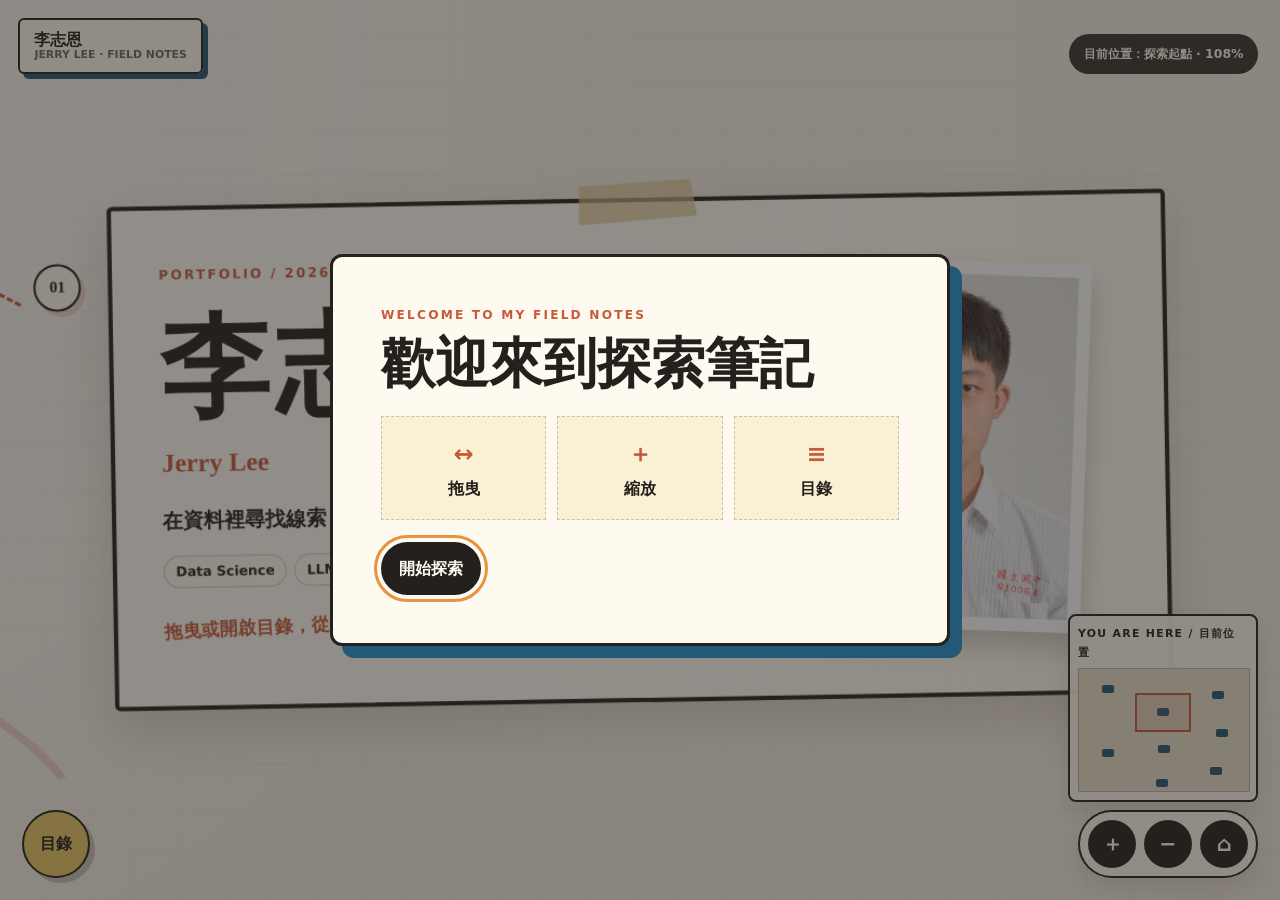
<file: index.html>
<!doctype html>
<html lang="zh-Hant-TW" class="no-js">
  <head>
    <meta charset="utf-8">
    <meta name="viewport" content="width=device-width, initial-scale=1, viewport-fit=cover">
    <meta name="description" content="李志恩的個人作品網站，收錄資料科學、病理科 RAG 與 AI Agent 專題、工作經歷、ICDL 證照、攝影及空拍作品。">
    <meta name="theme-color" content="#f2ecde">
    <meta property="og:type" content="website">
    <meta property="og:locale" content="zh_TW">
    <meta property="og:title" content="李志恩｜資料科學、病理 RAG 與影像紀錄">
    <meta property="og:description" content="在一張自由探索的研究筆記中，認識李志恩的資料科學專題、經歷與攝影作品。">
    <meta property="og:url" content="https://jerrylee00125.github.io/myweb/">
    <meta property="og:image" content="https://jerrylee00125.github.io/myweb/images/og-portfolio.png">
    <meta name="twitter:card" content="summary_large_image">
    <title>李志恩｜自由探索筆記</title>
    <link rel="icon" href="images/icon.png" type="image/png">
    <link rel="preload" href="images/pic01.jpg" as="image">
    <link rel="stylesheet" href="assets/css/site.css">
    <script>document.documentElement.classList.remove('no-js');document.documentElement.classList.add('js');</script>
  </head>
  <body class="canvas-page">
    <a class="skip-link" href="#canvas-world">跳至主要內容</a>

    <noscript>
      <div class="hero-note" role="note">JavaScript 目前未啟用，以下內容會改以一般閱讀順序呈現。</div>
    </noscript>

    <div class="intro-modal" data-intro-modal role="dialog" aria-modal="true" aria-labelledby="intro-title" aria-hidden="true" inert>
      <section class="intro-card">
        <p class="eyebrow">Welcome to my field notes</p>
        <h2 id="intro-title">歡迎來到探索筆記</h2>
        
        <div class="intro-gestures" aria-label="操作方式">
          <div><strong aria-hidden="true">↔</strong><span><b>拖曳</b></span></div>
          <div><strong aria-hidden="true">＋</strong><span><b>縮放</b></span></div>
          <div><strong aria-hidden="true">≡</strong><span><b>目錄</b></span></div>
        </div>
        <div class="intro-actions">
          <button class="primary" type="button" data-intro-start>開始探索</button>
        </div>
      </section>
    </div>

    <a class="canvas-chrome brand-badge" href="index.html" aria-label="回到李志恩個人網站首頁">
      <strong>李志恩<small>JERRY LEE · FIELD NOTES</small></strong>
    </a>
    <p class="canvas-chrome canvas-status" data-canvas-status aria-live="polite">目前位置：首頁</p>

    <button class="canvas-chrome menu-toggle" type="button" data-menu-toggle aria-controls="canvas-drawer" aria-expanded="false">
      <span>目錄</span>
    </button>

    <button class="drawer-backdrop" type="button" data-drawer-backdrop aria-label="關閉目錄"></button>
    <nav class="canvas-drawer" id="canvas-drawer" data-canvas-drawer aria-label="探索目錄" aria-hidden="true" inert>
      <div class="drawer-head">
        <div>
          <p class="eyebrow">INDEX / 目錄</p>
          <h2>想先看哪裡？</h2>
        </div>
        <button class="drawer-close" type="button" data-drawer-close aria-label="關閉目錄">×</button>
      </div>
      <ul class="drawer-links">
        <li><a href="index.html" data-focus-target="home">探索起點</a></li>
        <li><a href="#about" data-focus-target="about">關於我</a></li>
        <li><a href="#work" data-focus-target="work">工作經歷</a></li>
        <li><a href="#credentials" data-focus-target="credentials">專業證照</a></li>
        <li><a href="#project" data-focus-target="project">病理科 RAG 專題</a></li>
        <li><a href="#photo" data-focus-target="photo">攝影紀實</a></li>
        <li><a href="#drone" data-focus-target="drone">空拍紀實</a></li>
        <li><a href="#contact" data-focus-target="contact">聯絡方式</a></li>
      </ul>
      <p class="drawer-tip">也可以使用方向鍵移動，按 Home 回到中央；按 Esc 關閉這張目錄。</p>
    </nav>

    <aside class="canvas-chrome minimap" aria-label="畫布小地圖">
      <strong>YOU ARE HERE / 目前位置</strong>
      <div class="minimap-world" data-minimap-world>
        <span class="minimap-viewport" data-minimap-viewport aria-hidden="true"></span>
      </div>
    </aside>

    <div class="canvas-chrome canvas-controls" aria-label="畫布縮放控制">
      <button type="button" data-zoom-in aria-label="放大畫布">＋</button>
      <button type="button" data-zoom-out aria-label="縮小畫布">−</button>
      <button type="button" data-reset-view aria-label="回到探索起點">⌂</button>
    </div>

    <main class="canvas-app" id="main-content">
      <div class="canvas-viewport" data-canvas-viewport tabindex="0" aria-label="可拖曳與縮放的個人作品探索畫布。使用方向鍵移動，加減鍵縮放。">
        <div class="canvas-world" id="canvas-world" data-canvas-world>
          <div class="canvas-decoration deco-title" aria-hidden="true">FIELD NOTES</div>
          <div class="canvas-decoration deco-line one" aria-hidden="true"></div>
          <div class="canvas-decoration deco-line two" aria-hidden="true"></div>
          <div class="canvas-decoration deco-paperclip" aria-hidden="true"></div>
          <div class="canvas-decoration deco-grid-scrap" aria-hidden="true"></div>
          <div class="canvas-decoration deco-stamp" aria-hidden="true"><span>DATA</span><b>IMAGE</b><span>ARCHIVE</span></div>
          <div class="canvas-decoration deco-ruler" aria-hidden="true"></div>
          <div class="canvas-decoration deco-thread" aria-hidden="true"></div>
          <div class="canvas-decoration deco-tabs" aria-hidden="true"><span></span><span></span><span></span></div>

          <section class="canvas-node home-node" data-canvas-node="home" data-node-title="探索起點">
            <div class="canvas-card hero-card">
              <div>
                <p class="eyebrow">Portfolio / 2026</p>
                <h1>李志恩</h1>
                <p class="latin-name">Jerry Lee</p>
                <p class="lead">在資料裡尋找線索，在鏡頭裡留下風景。</p>
                <ul class="tag-list" aria-label="主要領域">
                  <li>Data Science</li>
                  <li>LLM / RAG</li>
                  <li>AI Agent</li>
                  <li>Photography</li>
                </ul>
                <p class="hand-note" style="margin-top: 1.25rem;">拖曳或開啟目錄，從任一方向開始探索 ↗</p>
              </div>
              <figure class="hero-portrait">
                <img src="images/pic01.jpg" width="400" height="500" alt="李志恩個人正面照">
              </figure>
            </div>
            <a class="route-arrow route-arrow--about" href="#about" data-focus-target="about" aria-label="下一站：關於我">
              <span class="route-number" aria-hidden="true">01</span><span class="route-pointer" aria-hidden="true"></span>
            </a>
          </section>

          <section class="canvas-node about-node" id="about" data-canvas-node="about" data-node-title="關於我">
            <aside class="sticky-note note-about" aria-label="個人小檔案">SMALL PROFILE<br>ISFJ · 大四<br>PUDS</aside>
            <div class="canvas-card">
              <p class="eyebrow">01 / ABOUT ME</p>
              <h2>關於我</h2>
              <div class="about-grid">
                <div>
                  <p><b>我的核心優勢：</b></p>
                  <ul class="strength-list">
                    <li>熟悉程式開發，也具備文書處理與美編排版能力。</li>
                    <li>主動挖掘新技術與問題的解答。</li>
                    <li>重視細節，以耐心與責任感完成任務。</li>
                    <li>樂於協助他人，提供穩定可靠的團隊支援。</li>
                  </ul>
                <div class="canvas-actions">
                    <a class="cta-link" href="about.html">翻開完整自我介紹 <span aria-hidden="true">→</span></a>
                  </div>
                </div>
              </div>
            </div>
            <a class="route-arrow route-arrow--work" href="#work" data-focus-target="work" aria-label="下一站：工作經歷">
              <span class="route-number" aria-hidden="true">02</span><span class="route-pointer" aria-hidden="true"></span>
            </a>
          </section>

          <section class="canvas-node work-node" id="work" data-canvas-node="work" data-node-title="工作經歷">
            <div class="canvas-decoration deco-field-label" aria-hidden="true"><span>FIELD NOTES</span><strong>2026</strong></div>
            <aside class="sticky-note note-work" aria-label="工作整理筆記">每一份資料都有它應該被好好整理的位置。</aside>
            <div class="canvas-card">
              <p class="eyebrow">02 / EXPERIENCE</p>
              <h2>工作經歷</h2>
              <div class="timeline-mini">
                <article>
                  <time datetime="2025-07">2025.07 — 2025.08</time>
                  <h3>潮州地政事務所</h3>
                  <p>2025 屏東縣公部門暑期工讀，進行地籍資料整理、檔案校對與掃描，共 320 小時。</p>
                </article>
                <article>
                  <time datetime="2025-09">2025.09 — NOW</time>
                  <h3>靜宜大學職涯發展暨產業促進處</h3>
                  <p>協助活動、文書編輯、海報設計、資料歸檔與經費統計。</p>
                </article>
                <article>
                  <time datetime="2026-07">2026.07 — 2026.08</time>
                  <h3>潮州地政事務所</h3>
                  <p>2026 屏東縣公部門暑期工讀，協助地籍資料整理、檔案修復、掃描與建檔，共 319 小時。</p>
                </article>
              </div>
              <div class="canvas-actions">
                <a class="cta-link" href="work.html">查看工作筆記 <span aria-hidden="true">→</span></a>
              </div>
            </div>
            <a class="route-arrow route-arrow--credentials" href="#credentials" data-focus-target="credentials" aria-label="下一站：專業證照">
              <span class="route-number" aria-hidden="true">03</span><span class="route-pointer" aria-hidden="true"></span>
            </a>
          </section>

          <section class="canvas-node credentials-node" id="credentials" data-canvas-node="credentials" data-node-title="專業證照">
            <div class="canvas-card">
              <p class="eyebrow">03 / CERTIFICATE</p>
              <h2>ICDL 證照</h2>
              <div class="cert-stack" aria-hidden="true">
                <img src="images/ICDL_WORD.jpg" width="597" height="840" alt="">
                <img src="images/ICDL_EXCEL.jpg" width="488" height="689" alt="">
                <img src="images/ICDL_PPT.jpg" width="591" height="838" alt="">
              </div>
              <ul class="plain-list">
                <li>Word Processing</li>
                <li>Spreadsheets</li>
                <li>Presentation</li>
              </ul>
              <div class="canvas-actions">
                <a class="cta-link" href="icdl.html">檢視三張證照 <span aria-hidden="true">→</span></a>
              </div>
            </div>
            <a class="route-arrow route-arrow--project" href="#project" data-focus-target="project" aria-label="下一站：病理科專題">
              <span class="route-number" aria-hidden="true">04</span><span class="route-pointer" aria-hidden="true"></span>
            </a>
          </section>

          <section class="canvas-node project-node" id="project" data-canvas-node="project" data-node-title="病理科 RAG 專題" data-focus-offset-x="105" data-focus-offset-y="-80">
            <aside class="sticky-note note-two" aria-label="目前專注方向">
              CURRENT FOCUS<br><br>
              LLM + RAG + AI Agent<br>
              病理科檢索問答輔助系統
            </aside>
            <div class="canvas-card project-grid">
              <div>
                <p class="eyebrow">04 / GRADUATION PROJECT · IN PROGRESS</p>
                <h2>病理科檢索問答<br>輔助系統</h2>
                <p>本專題結合 RAG 檢索問答與 AI Agent，協助醫院病理科快速查找流程、表單與儀器資料。使用者只要用日常語言提問，系統會自動判斷需求、搜尋相關文件，並附上資料來源。</p>
                <ul class="tag-list" aria-label="專題技術">
                  <li>LLM</li><li>RAG</li><li>LangChain</li><li>AI Agent</li><li>Pathology</li>
                </ul>
                <div class="canvas-actions">
                  <a class="cta-link" href="https://github.com/Jerry-Lee-0125/RAG_Agent" target="_blank" rel="noopener noreferrer">前往 GitHub 專題 <span aria-hidden="true">↗</span></a>
                </div>
              </div>
            </div>
            <a class="route-arrow route-arrow--photo" href="#photo" data-focus-target="photo" aria-label="下一站：攝影紀實">
              <span class="route-number" aria-hidden="true">05</span><span class="route-pointer" aria-hidden="true"></span>
            </a>
          </section>

          <section class="canvas-node photo-node" id="photo" data-canvas-node="photo" data-node-title="攝影紀實">
            <div class="film-decoration photo-film-strip" aria-hidden="true">
              <span class="film-frame"></span>
              <span class="film-frame"></span>
              <span class="film-frame"></span>
            </div>
            <aside class="sticky-note note-photo" aria-label="攝影觀察筆記">LIGHT · PLACE · MOMENT</aside>
            <div class="canvas-card">
              <p class="eyebrow">05 / PHOTOGRAPHY</p>
              <h2>攝影紀實</h2>
              <p>平常喜歡拿起相機四處去拍照。這對我來說不只是興趣，更是一種觀察生活的方法。</p>
              <div class="photo-collage" aria-label="攝影作品精選">
                <img src="images/photo/005.jpg" width="333" height="500" loading="lazy" decoding="async" alt="攝影作品精選一">
                <img src="images/photo/011.jpg" width="500" height="750" loading="lazy" decoding="async" alt="攝影作品精選二">
                <img src="images/photo/016.jpg" width="333" height="500" loading="lazy" decoding="async" alt="攝影作品精選三">
              </div>
              <div class="canvas-actions">
                <a class="cta-link" href="photo.html">打開攝影作品 <span aria-hidden="true">→</span></a>
              </div>
            </div>
            <a class="route-arrow route-arrow--drone" href="#drone" data-focus-target="drone" aria-label="下一站：空拍紀實">
              <span class="route-number" aria-hidden="true">06</span><span class="route-pointer" aria-hidden="true"></span>
            </a>
          </section>

          <section class="canvas-node drone-node" id="drone" data-canvas-node="drone" data-node-title="空拍紀實">
            <div class="film-decoration film-tail" aria-hidden="true"><span></span><span></span><span></span><span></span></div>
            <aside class="sticky-note note-drone" aria-label="空拍觀察筆記">FROM ABOVE<br>換一個高度，看見熟悉的家鄉。</aside>
            <div class="canvas-card drone-card">
              <p class="eyebrow">06 / DRONE DOCUMENTARY</p>
              <h2>空拍紀實：<br>瞰見屏東</h2>
              <img class="drone-cover" src="images/pic05.jpg" width="889" height="500" loading="lazy" decoding="async" alt="空拍視角下的大鵬灣跨海大橋">
              <p>大學通識課〈無人機生態影像解析〉的成果。身為屏東人，我想用不一樣的角度看看家鄉。</p>
              <div class="canvas-actions">
                <a class="cta-link" href="drone_photography.html">閱讀空拍紀實 <span aria-hidden="true">→</span></a>
                <a class="text-link" href="https://youtu.be/XSK-LFojM4U?si=S8cscZqpw8Ih3vBh" target="_blank" rel="noopener noreferrer">觀看空拍影片 ↗</a>
              </div>
            </div>
            <a class="route-arrow route-arrow--contact" href="#contact" data-focus-target="contact" aria-label="下一站：聯絡方式">
              <span class="route-number" aria-hidden="true">07</span><span class="route-pointer" aria-hidden="true"></span>
            </a>
          </section>

          <section class="canvas-node contact-node" id="contact" data-canvas-node="contact" data-node-title="聯絡方式">
            <div class="canvas-card contact-grid">
              <div>
                <p class="eyebrow">07 / CONTACT</p>
                <h2>聯絡我</h2>
                <ul class="contact-list">
                  <li><span class="icon" aria-hidden="true">🏫</span><span>433303 臺中市沙鹿區臺灣大道 7 段 200 號 思高學苑<br>BOSCO Hall, 200, Sec. 7, Taiwan Boulevard, Shalu Dist., Taichung City 433303 Taiwan</span></li>
                  <li><span class="icon" aria-hidden="true">☎</span><a href="tel:+886911805297">0911-805-297</a></li>
                  <li><span class="icon" aria-hidden="true">✉</span><span><a href="mailto:lzhien85@gmail.com">lzhien85@gmail.com</a><br><a href="mailto:s1120566@o365st.pu.edu.tw">s1120566@o365st.pu.edu.tw</a></span></li>
                </ul>
              </div>
              <div>
                <p class="hand-note">Let's connect!</p>
                <ul class="social-list" style="margin-top:1rem;">
                  <li><a href="https://www.facebook.com/profile.php?id=100008253257148" target="_blank" rel="noopener noreferrer">Facebook <span aria-hidden="true">↗</span></a></li>
                  <li><a href="https://www.instagram.com/lzhien_0125/" target="_blank" rel="noopener noreferrer">Instagram <span aria-hidden="true">↗</span></a></li>
                  <li><a href="https://github.com/jerrylee00125" target="_blank" rel="noopener noreferrer">GitHub <span aria-hidden="true">↗</span></a></li>
                </ul>
                <p style="margin-top:2rem;color:var(--muted);font-size:.78rem;">© 2026 Jerry Lee. Original portfolio design.</p>
                <p class="visit-counter" data-visit-counter aria-live="polite" hidden><span class="visit-counter-icon" aria-hidden="true"></span>探索筆記已被翻閱 <span data-visit-count></span> 次。</p>
              </div>
            </div>
          </section>
        </div>
      </div>
    </main>

    <script
      data-goatcounter="https://jerrylee-web.goatcounter.com/count"
      data-goatcounter-settings='{"path":"/index"}'
      src="https://gc.zgo.at/count.v5.js"
      integrity="sha384-atnOLvQb9t+jTSipvd75X2yginT4PjVbqDdlJAmxMm+wYElFmeR6EmLP5bYeoRVQ"
      crossorigin="anonymous"
      defer
    ></script>
    <script src="assets/js/site.js" defer></script>
  </body>
</html>
</file>
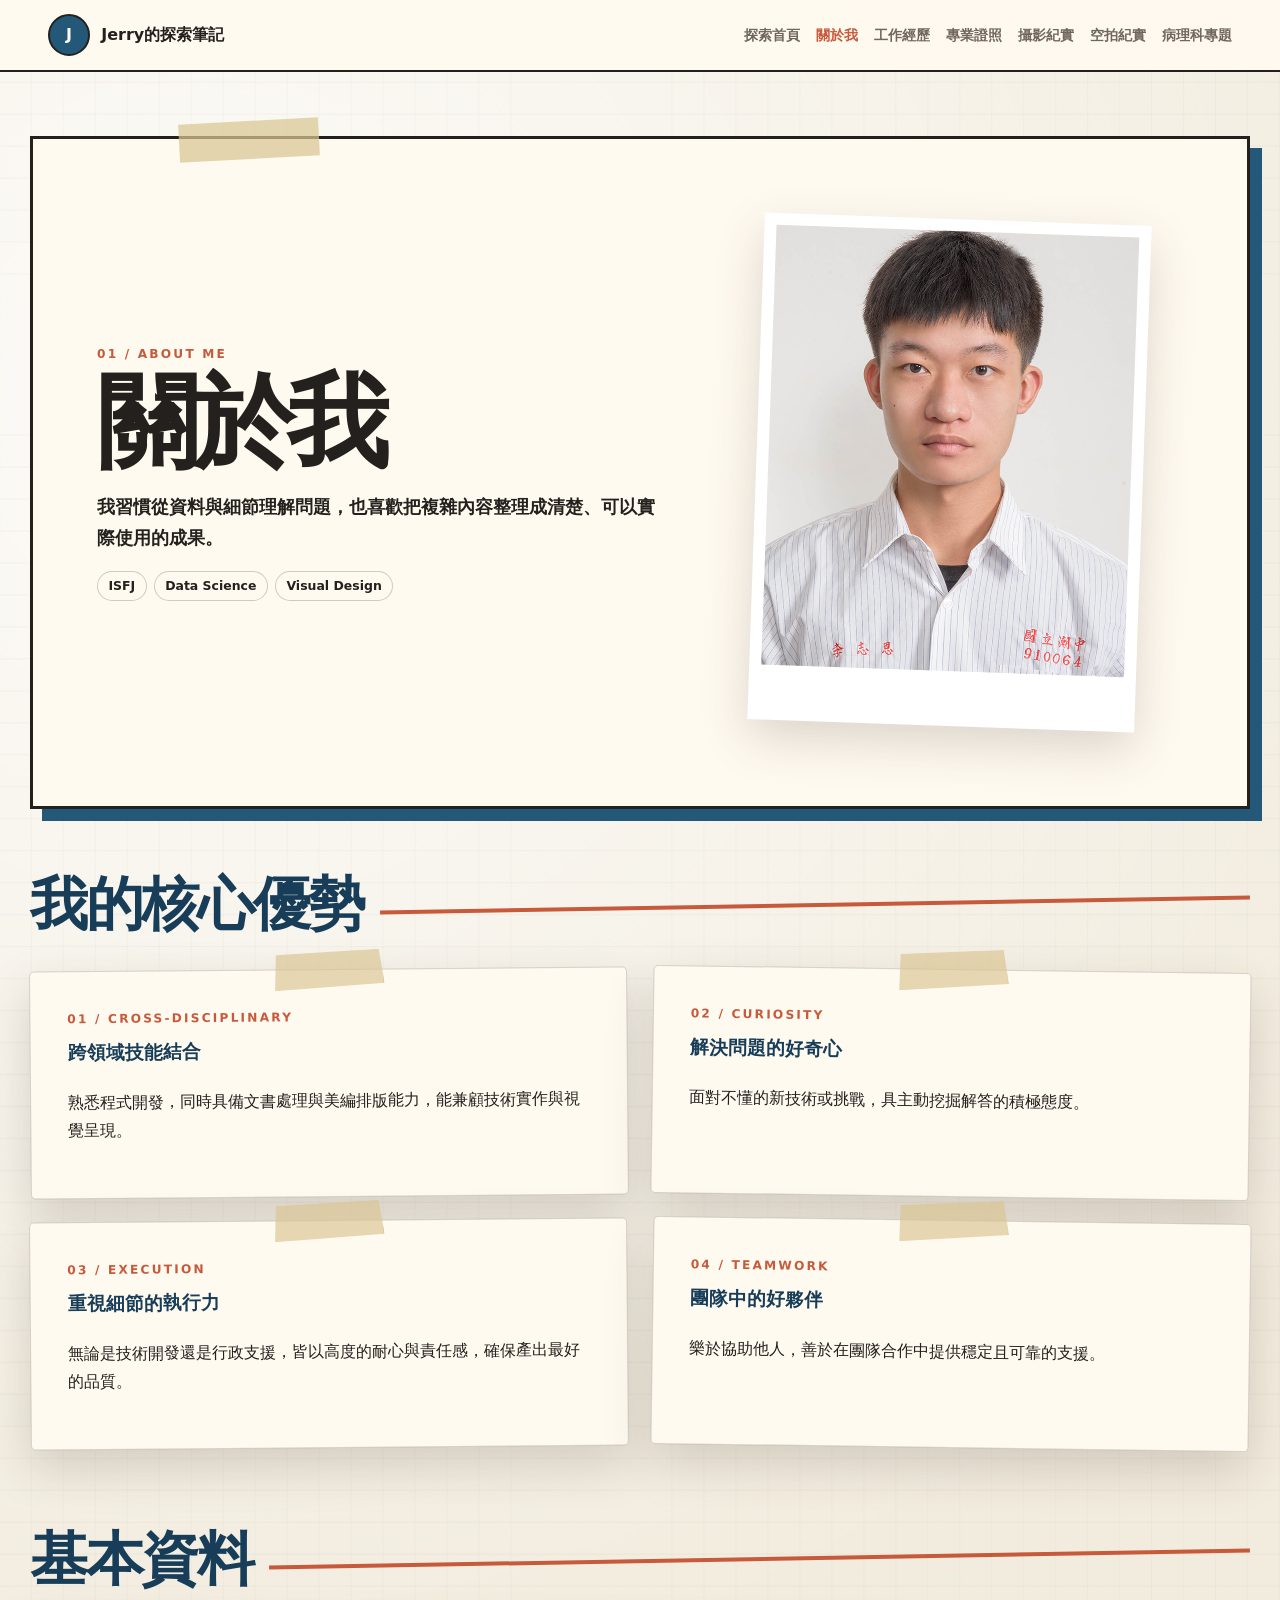
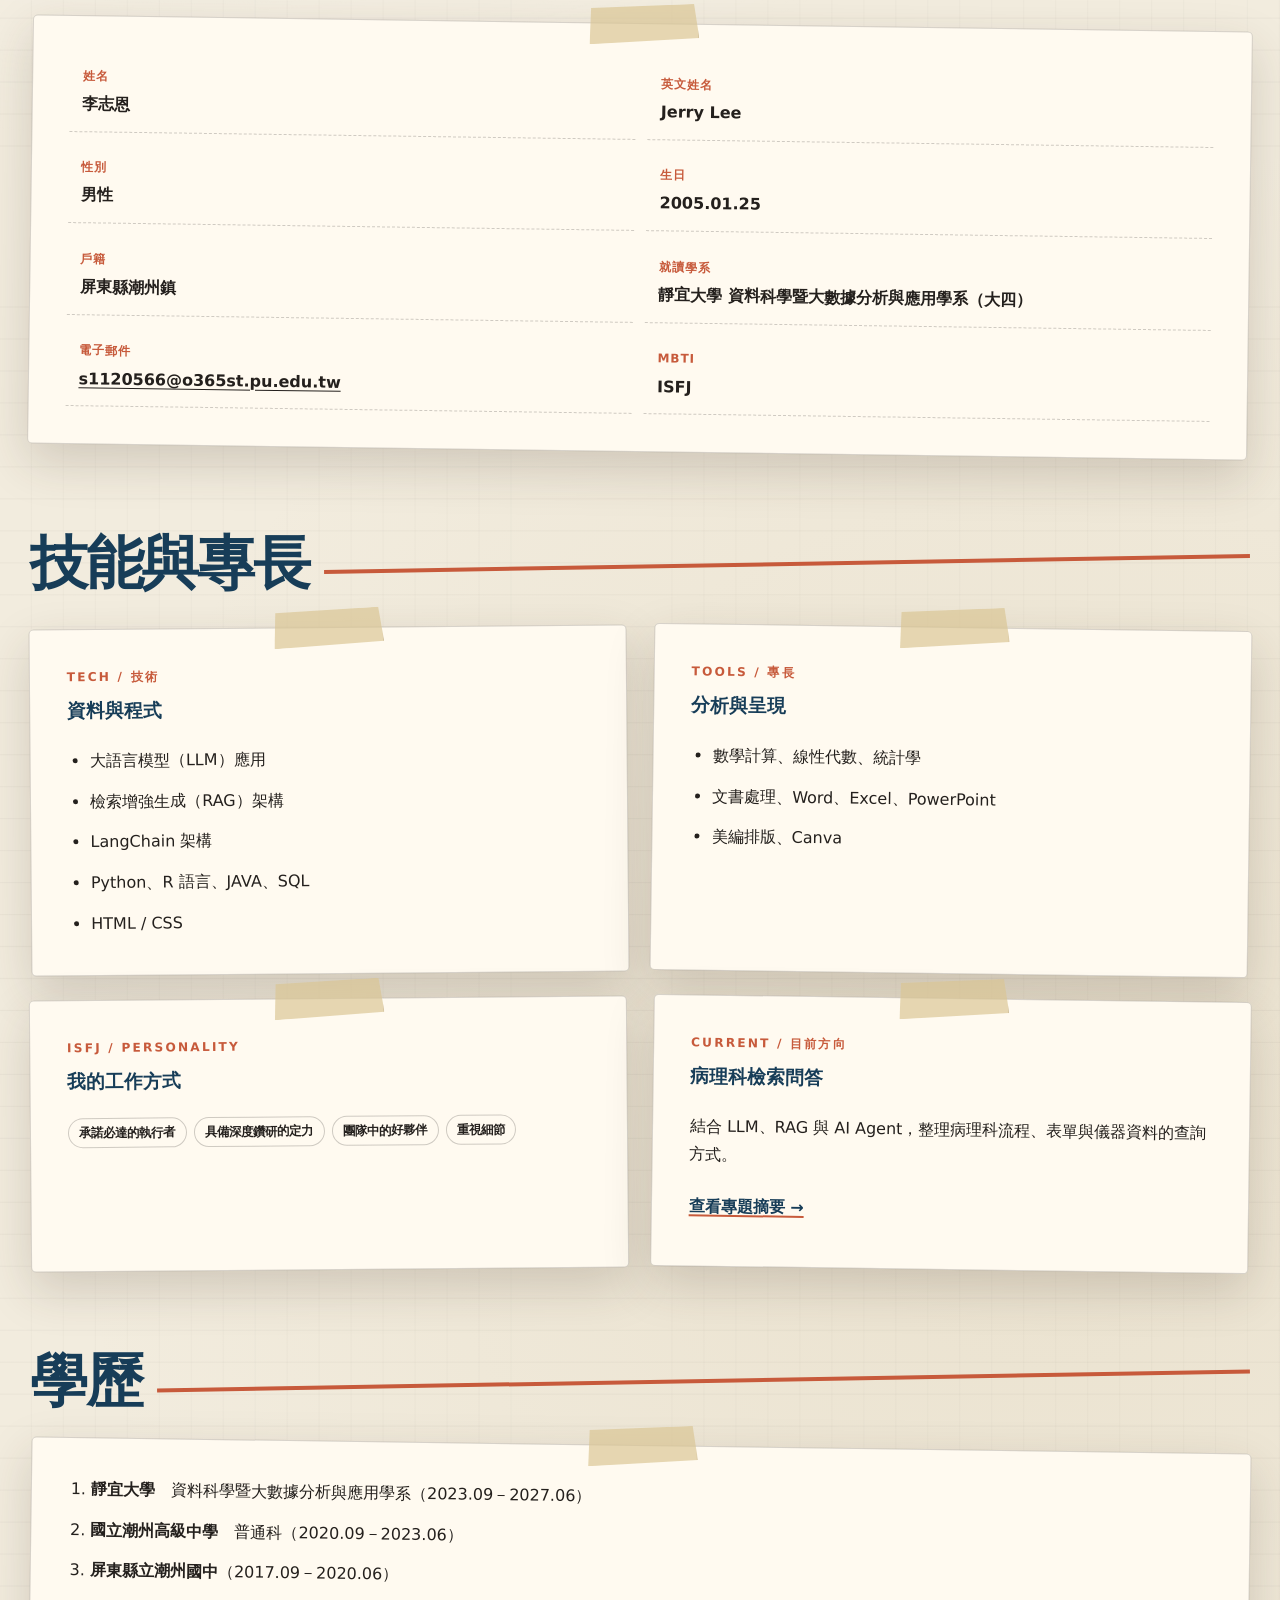
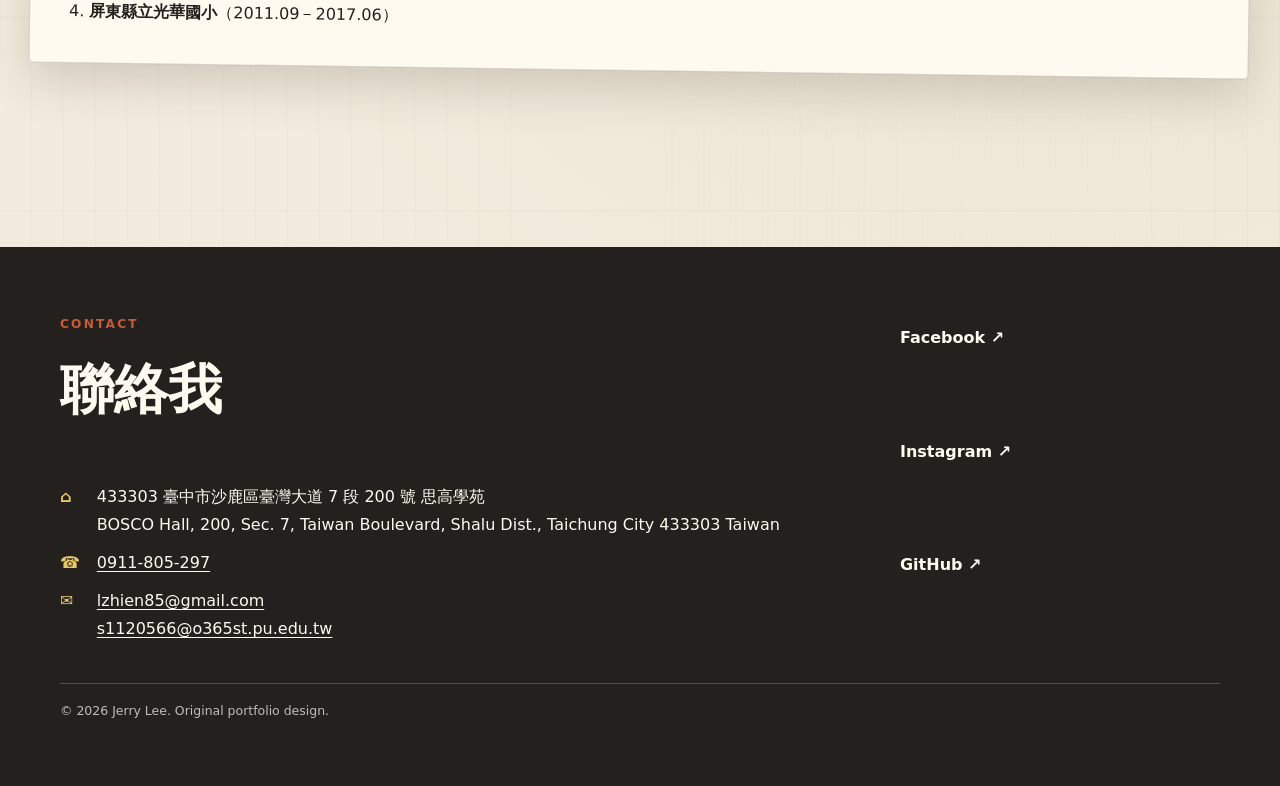
<file: about.html>
<!doctype html>
<html lang="zh-Hant-TW" class="no-js">
  <head>
    <meta charset="utf-8">
    <meta name="viewport" content="width=device-width, initial-scale=1">
    <meta name="description" content="認識李志恩的個人資料、核心優勢、技能、專長與學歷。">
    <meta property="og:title" content="關於李志恩｜個人資料與技能">
    <meta property="og:description" content="資料科學、LLM、RAG、程式開發、文書處理與影像紀錄。">
    <meta property="og:image" content="https://jerrylee00125.github.io/myweb/images/og-portfolio.png">
    <title>關於我｜李志恩</title>
    <link rel="icon" href="images/icon.png" type="image/png">
    <link rel="stylesheet" href="assets/css/site.css">
    <script>document.documentElement.classList.remove('no-js');document.documentElement.classList.add('js');</script>
  </head>
  <body class="detail-page">
    <a class="skip-link" href="#main-content">跳至主要內容</a>
    <header class="detail-header">
      <a class="detail-brand" href="index.html#about"><span class="mark" aria-hidden="true">J</span><span>Jerry的探索筆記</span></a>
      <button class="detail-menu-toggle" type="button" data-detail-menu-toggle aria-controls="detail-nav" aria-expanded="false" aria-label="開啟網站選單">目錄</button>
      <nav class="detail-nav" id="detail-nav" data-detail-nav aria-label="主要導覽">
        <ul>
          <li><a href="index.html">探索首頁</a></li>
          <li><a href="about.html" aria-current="page">關於我</a></li>
          <li><a href="work.html">工作經歷</a></li>
          <li><a href="icdl.html">專業證照</a></li>
          <li><a href="photo.html">攝影紀實</a></li>
          <li><a href="drone_photography.html">空拍紀實</a></li>
          <li><a href="index.html#project">病理科專題</a></li>
        </ul>
      </nav>
    </header>

    <main class="detail-main" id="main-content">
      <section class="detail-hero">
        <div>
          <p class="eyebrow">01 / ABOUT ME</p>
          <h1>關於我</h1>
          <p class="lead">我習慣從資料與細節理解問題，也喜歡把複雜內容整理成清楚、可以實際使用的成果。</p>
          <ul class="tag-list" aria-label="人格與專長摘要">
            <li>ISFJ</li><li>Data Science</li><li>Visual Design</li>
          </ul>
        </div>
        <figure class="hero-image-note">
          <img src="images/pic01.jpg" width="400" height="500" alt="個人照">
          <figcaption></figcaption>
        </figure>
      </section>

      <section class="detail-section" aria-labelledby="strength-title">
        <h2 class="section-title" id="strength-title">我的核心優勢</h2>
        <div class="paper-grid">
          <article class="paper-panel">
            <p class="eyebrow">01 / CROSS-DISCIPLINARY</p>
            <h3>跨領域技能結合</h3>
            <p>熟悉程式開發，同時具備文書處理與美編排版能力，能兼顧技術實作與視覺呈現。</p>
          </article>
          <article class="paper-panel">
            <p class="eyebrow">02 / CURIOSITY</p>
            <h3>解決問題的好奇心</h3>
            <p>面對不懂的新技術或挑戰，具主動挖掘解答的積極態度。</p>
          </article>
          <article class="paper-panel">
            <p class="eyebrow">03 / EXECUTION</p>
            <h3>重視細節的執行力</h3>
            <p>無論是技術開發還是行政支援，皆以高度的耐心與責任感，確保產出最好的品質。</p>
          </article>
          <article class="paper-panel">
            <p class="eyebrow">04 / TEAMWORK</p>
            <h3>團隊中的好夥伴</h3>
            <p>樂於協助他人，善於在團隊合作中提供穩定且可靠的支援。</p>
          </article>
        </div>
      </section>

      <section class="detail-section" aria-labelledby="profile-title">
        <h2 class="section-title" id="profile-title">基本資料</h2>
        <div class="paper-panel">
          <dl class="profile-facts">
            <div><dt>姓名</dt><dd>李志恩</dd></div>
            <div><dt>英文姓名</dt><dd>Jerry Lee</dd></div>
            <div><dt>性別</dt><dd>男性</dd></div>
            <div><dt>生日</dt><dd>2005.01.25</dd></div>
            <div><dt>戶籍</dt><dd>屏東縣潮州鎮</dd></div>
            <div><dt>就讀學系</dt><dd>靜宜大學 資料科學暨大數據分析與應用學系（大四）</dd></div>
            <div><dt>電子郵件</dt><dd><a href="mailto:s1120566@o365st.pu.edu.tw">s1120566@o365st.pu.edu.tw</a></dd></div>
            <div><dt>MBTI</dt><dd>ISFJ</dd></div>
          </dl>
        </div>
      </section>

      <section class="detail-section" aria-labelledby="skills-title">
        <h2 class="section-title" id="skills-title">技能與專長</h2>
        <div class="paper-grid">
          <article class="paper-panel">
            <p class="eyebrow">TECH / 技術</p>
            <h3>資料與程式</h3>
            <ul class="education-list">
              <li>大語言模型（LLM）應用</li>
              <li>檢索增強生成（RAG）架構</li>
              <li>LangChain 架構</li>
              <li>Python、R 語言、JAVA、SQL</li>
              <li>HTML / CSS</li>
            </ul>
          </article>
          <article class="paper-panel">
            <p class="eyebrow">TOOLS / 專長</p>
            <h3>分析與呈現</h3>
            <ul class="education-list">
              <li>數學計算、線性代數、統計學</li>
              <li>文書處理、Word、Excel、PowerPoint</li>
              <li>美編排版、Canva</li>
            </ul>
          </article>
          <article class="paper-panel">
            <p class="eyebrow">ISFJ / PERSONALITY</p>
            <h3>我的工作方式</h3>
            <ul class="chip-list">
              <li>承諾必達的執行者</li>
              <li>具備深度鑽研的定力</li>
              <li>團隊中的好夥伴</li>
              <li>重視細節</li>
            </ul>
          </article>
          <article class="paper-panel">
            <p class="eyebrow">CURRENT / 目前方向</p>
            <h3>病理科檢索問答</h3>
            <p>結合 LLM、RAG 與 AI Agent，整理病理科流程、表單與儀器資料的查詢方式。</p>
            <a class="text-link" href="index.html#project">查看專題摘要 →</a>
          </article>
        </div>
      </section>

      <section class="detail-section" aria-labelledby="education-title">
        <h2 class="section-title" id="education-title">學歷</h2>
        <div class="paper-panel">
          <ol class="education-list">
            <li><b>靜宜大學</b>　資料科學暨大數據分析與應用學系（2023.09－2027.06）</li>
            <li><b>國立潮州高級中學</b>　普通科（2020.09－2023.06）</li>
            <li><b>屏東縣立潮州國中</b>（2017.09－2020.06）</li>
            <li><b>屏東縣立光華國小</b>（2011.09－2017.06）</li>
          </ol>
        </div>
      </section>
    </main>

    <footer class="site-footer">
      <div class="site-footer-grid">
        <div>
          <p class="eyebrow">CONTACT</p>
          <h2>聯絡我</h2>
          <ul class="contact-list">
            <li><span class="icon" aria-hidden="true">⌂</span><span>433303 臺中市沙鹿區臺灣大道 7 段 200 號 思高學苑<br>BOSCO Hall, 200, Sec. 7, Taiwan Boulevard, Shalu Dist., Taichung City 433303 Taiwan</span></li>
            <li><span class="icon" aria-hidden="true">☎</span><a href="tel:+886911805297">0911-805-297</a></li>
            <li><span class="icon" aria-hidden="true">✉</span><span><a href="mailto:lzhien85@gmail.com">lzhien85@gmail.com</a><br><a href="mailto:s1120566@o365st.pu.edu.tw">s1120566@o365st.pu.edu.tw</a></span></li>
          </ul>
        </div>
        <ul class="social-list">
          <li><a href="https://www.facebook.com/profile.php?id=100008253257148" target="_blank" rel="noopener noreferrer">Facebook ↗</a></li>
          <li><a href="https://www.instagram.com/lzhien_0125/" target="_blank" rel="noopener noreferrer">Instagram ↗</a></li>
          <li><a href="https://github.com/jerrylee00125" target="_blank" rel="noopener noreferrer">GitHub ↗</a></li>
        </ul>
      </div>
      <p class="copyright">© 2026 Jerry Lee. Original portfolio design.</p>
    </footer>
    <script src="assets/js/site.js" defer></script>
  </body>
</html>
</file>
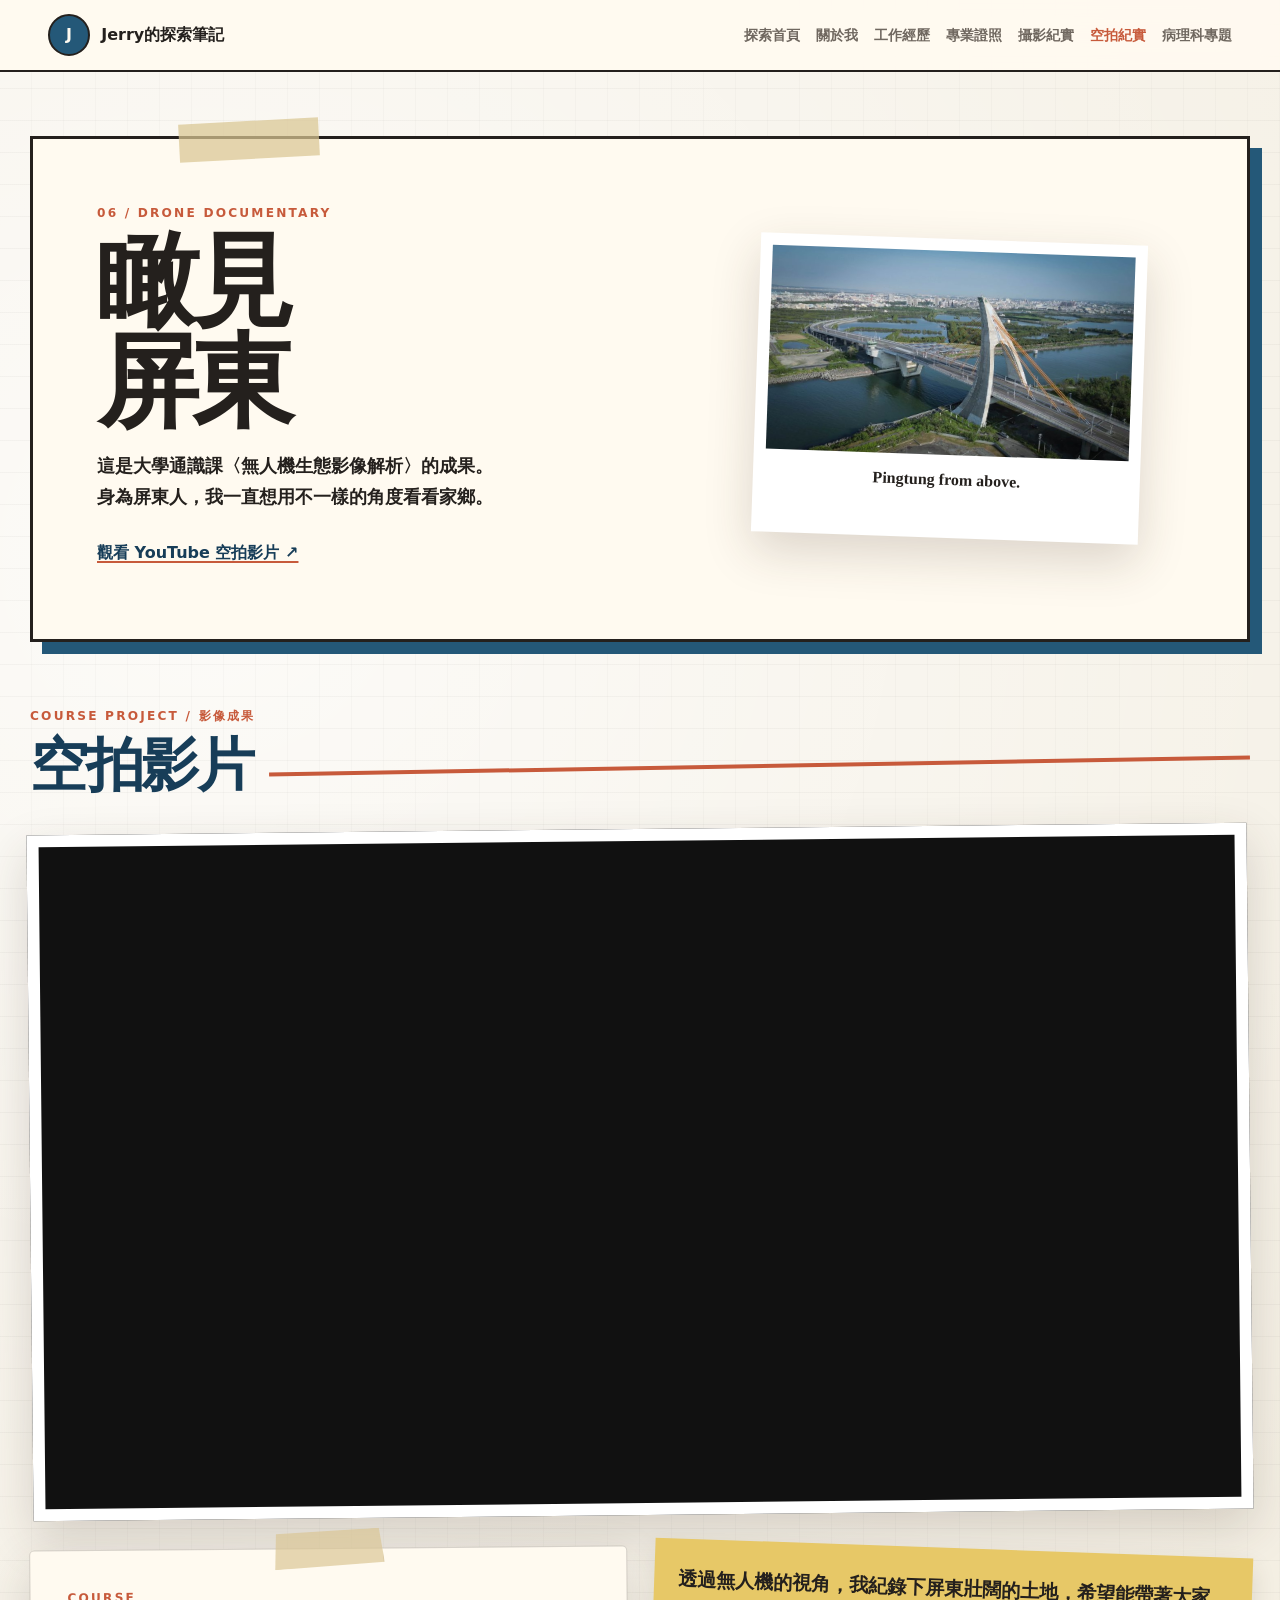
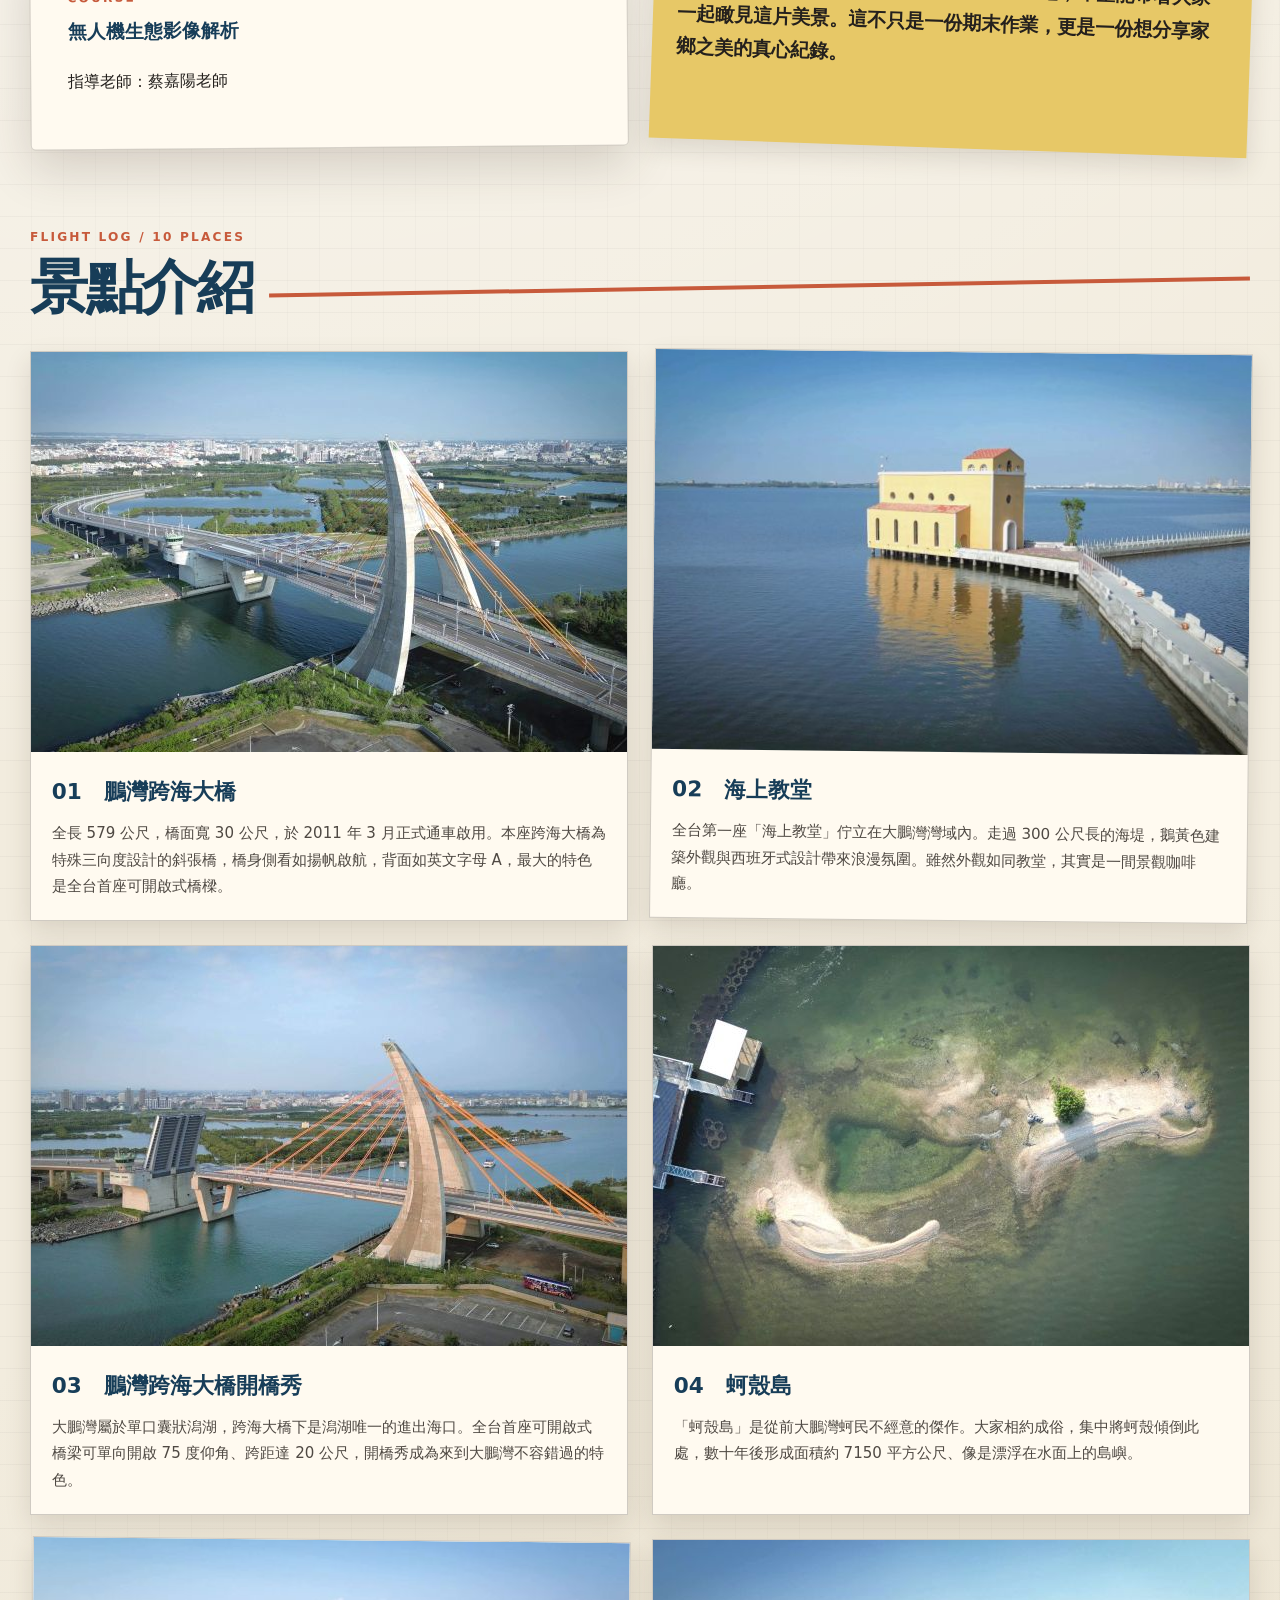
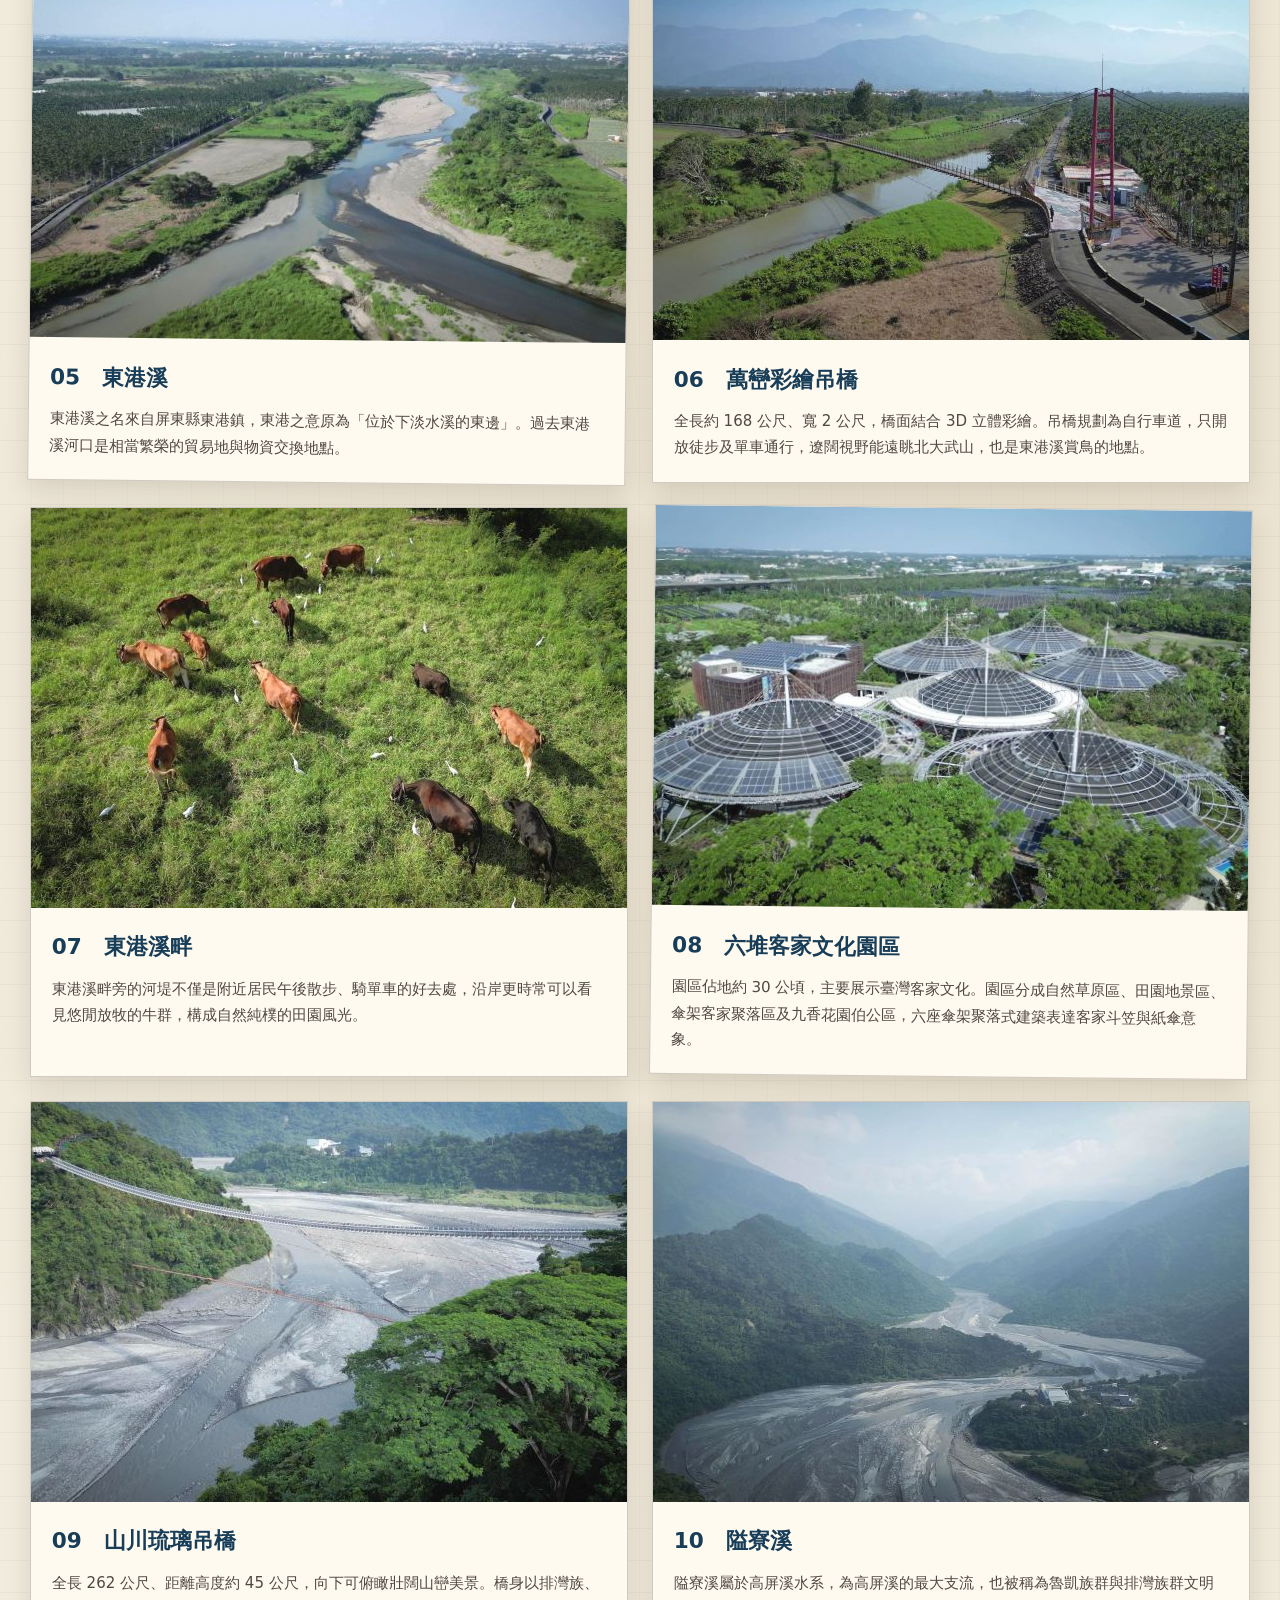
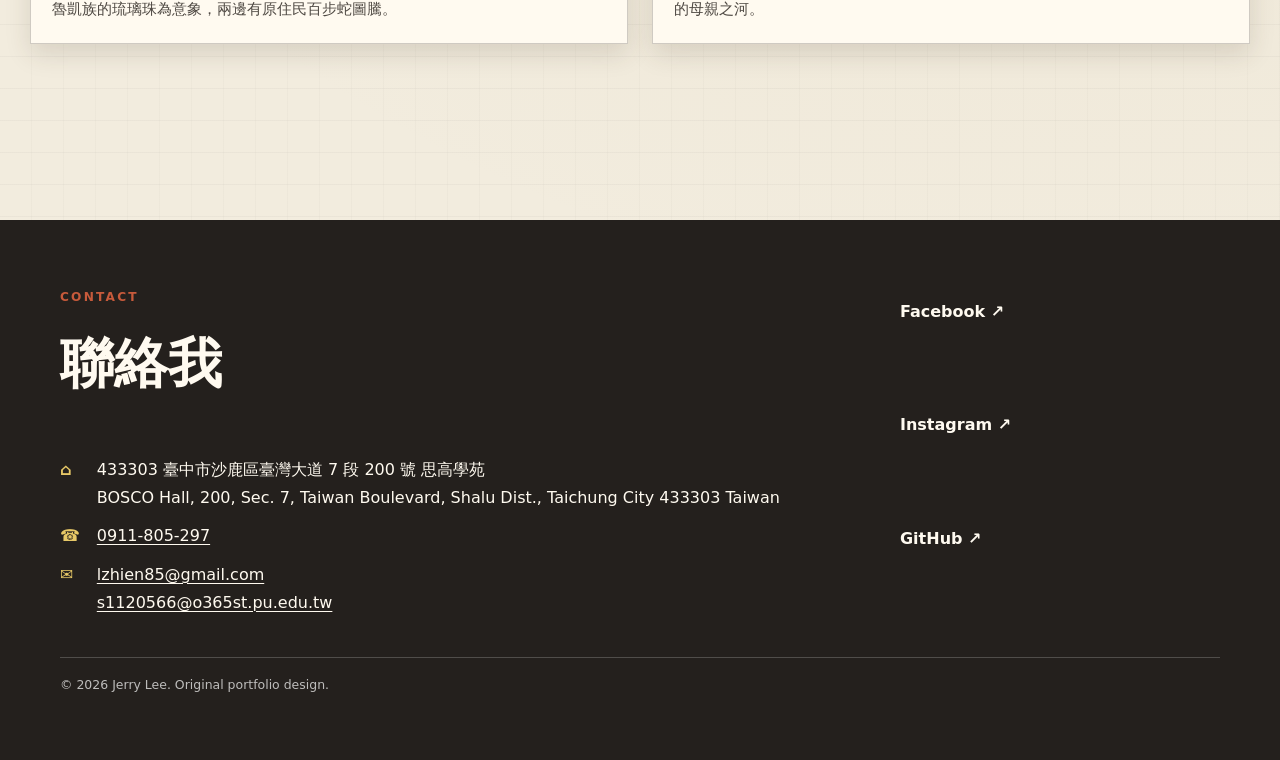
<file: drone_photography.html>
<!doctype html>
<html lang="zh-Hant-TW" class="no-js">
  <head>
    <meta charset="utf-8">
    <meta name="viewport" content="width=device-width, initial-scale=1">
    <meta name="description" content="空拍紀實《瞰見屏東》，以無人機視角記錄大鵬灣、東港溪、六堆客家文化園區等十個屏東景點。">
    <meta property="og:title" content="空拍紀實：瞰見屏東｜李志恩">
    <meta property="og:description" content="大學通識課〈無人機生態影像解析〉成果，以空拍影像分享屏東家鄉之美。">
    <meta property="og:image" content="https://jerrylee00125.github.io/myweb/images/og-portfolio.png">
    <title>空拍紀實：瞰見屏東｜李志恩</title>
    <link rel="icon" href="images/icon.png" type="image/png">
    <link rel="stylesheet" href="assets/css/site.css">
    <script>document.documentElement.classList.remove('no-js');document.documentElement.classList.add('js');</script>
  </head>
  <body class="detail-page">
    <a class="skip-link" href="#main-content">跳至主要內容</a>
    <header class="detail-header">
      <a class="detail-brand" href="index.html#drone"><span class="mark" aria-hidden="true">J</span><span>Jerry的探索筆記</span></a>
      <button class="detail-menu-toggle" type="button" data-detail-menu-toggle aria-controls="detail-nav" aria-expanded="false" aria-label="開啟網站選單">目錄</button>
      <nav class="detail-nav" id="detail-nav" data-detail-nav aria-label="主要導覽"><ul><li><a href="index.html">探索首頁</a></li><li><a href="about.html">關於我</a></li><li><a href="work.html">工作經歷</a></li><li><a href="icdl.html">專業證照</a></li><li><a href="photo.html">攝影紀實</a></li><li><a href="drone_photography.html" aria-current="page">空拍紀實</a></li><li><a href="index.html#project">病理科專題</a></li></ul></nav>
    </header>

    <main class="detail-main" id="main-content">
      <section class="detail-hero">
        <div>
          <p class="eyebrow">06 / DRONE DOCUMENTARY</p>
          <h1>瞰見<br>屏東</h1>
          <p class="lead">這是大學通識課〈無人機生態影像解析〉的成果。<br>身為屏東人，我一直想用不一樣的角度看看家鄉。</p>
          <a class="text-link" href="https://youtu.be/XSK-LFojM4U?si=S8cscZqpw8Ih3vBh" target="_blank" rel="noopener noreferrer">觀看 YouTube 空拍影片 ↗</a>
        </div>
        <figure class="hero-image-note drone-hero-image">
          <img src="images/pic05.jpg" width="889" height="500" alt="無人機空拍大鵬灣跨海大橋">
          <figcaption>Pingtung from above.</figcaption>
        </figure>
      </section>

      <section class="detail-section" aria-labelledby="film-title">
        <p class="eyebrow">COURSE PROJECT / 影像成果</p>
        <h2 class="section-title" id="film-title">空拍影片</h2>
        <div class="video-frame">
          <iframe src="https://www.youtube.com/embed/XSK-LFojM4U?si=UA_j11LIFqVtYTFH" title="瞰見屏東空拍紀實影片" allow="accelerometer; autoplay; clipboard-write; encrypted-media; gyroscope; picture-in-picture; web-share" referrerpolicy="strict-origin-when-cross-origin" allowfullscreen></iframe>
        </div>
        <div class="paper-grid" style="margin-top:2rem;">
          <div class="paper-panel"><p class="eyebrow">COURSE</p><h3>無人機生態影像解析</h3><p>指導老師：蔡嘉陽老師</p></div>
          <div class="hero-note">透過無人機的視角，我紀錄下屏東壯闊的土地，希望能帶著大家一起瞰見這片美景。這不只是一份期末作業，更是一份想分享家鄉之美的真心紀錄。</div>
        </div>
      </section>

      <section class="detail-section" aria-labelledby="places-title">
        <p class="eyebrow">FLIGHT LOG / 10 PLACES</p>
        <h2 class="section-title" id="places-title">景點介紹</h2>
        <div class="location-grid">
          <article class="location-card"><img src="images/p01.jpg" width="711" height="400" alt="無人機空拍鵬灣跨海大橋" loading="lazy" decoding="async"><div class="copy"><h2>01　鵬灣跨海大橋</h2><p>全長 579 公尺，橋面寬 30 公尺，於 2011 年 3 月正式通車啟用。本座跨海大橋為特殊三向度設計的斜張橋，橋身側看如揚帆啟航，背面如英文字母 A，最大的特色是全台首座可開啟式橋樑。</p></div></article>
          <article class="location-card"><img src="images/p02.jpg" width="711" height="400" alt="無人機空拍大鵬灣海上教堂" loading="lazy" decoding="async"><div class="copy"><h2>02　海上教堂</h2><p>全台第一座「海上教堂」佇立在大鵬灣灣域內。走過 300 公尺長的海堤，鵝黃色建築外觀與西班牙式設計帶來浪漫氛圍。雖然外觀如同教堂，其實是一間景觀咖啡廳。</p></div></article>
          <article class="location-card"><img src="images/p03.jpg" width="711" height="400" alt="鵬灣跨海大橋開橋秀" loading="lazy" decoding="async"><div class="copy"><h2>03　鵬灣跨海大橋開橋秀</h2><p>大鵬灣屬於單口囊狀潟湖，跨海大橋下是潟湖唯一的進出海口。全台首座可開啟式橋梁可單向開啟 75 度仰角、跨距達 20 公尺，開橋秀成為來到大鵬灣不容錯過的特色。</p></div></article>
          <article class="location-card"><img src="images/p04.jpg" width="711" height="400" alt="無人機空拍大鵬灣蚵殼島" loading="lazy" decoding="async"><div class="copy"><h2>04　蚵殼島</h2><p>「蚵殼島」是從前大鵬灣蚵民不經意的傑作。大家相約成俗，集中將蚵殼傾倒此處，數十年後形成面積約 7150 平方公尺、像是漂浮在水面上的島嶼。</p></div></article>
          <article class="location-card"><img src="images/p05.jpg" width="711" height="400" alt="無人機空拍東港溪" loading="lazy" decoding="async"><div class="copy"><h2>05　東港溪</h2><p>東港溪之名來自屏東縣東港鎮，東港之意原為「位於下淡水溪的東邊」。過去東港溪河口是相當繁榮的貿易地與物資交換地點。</p></div></article>
          <article class="location-card"><img src="images/p06.jpg" width="711" height="400" alt="無人機空拍萬巒彩繪吊橋" loading="lazy" decoding="async"><div class="copy"><h2>06　萬巒彩繪吊橋</h2><p>全長約 168 公尺、寬 2 公尺，橋面結合 3D 立體彩繪。吊橋規劃為自行車道，只開放徒步及單車通行，遼闊視野能遠眺北大武山，也是東港溪賞鳥的地點。</p></div></article>
          <article class="location-card"><img src="images/p07.jpg" width="711" height="400" alt="無人機空拍東港溪畔" loading="lazy" decoding="async"><div class="copy"><h2>07　東港溪畔</h2><p>東港溪畔旁的河堤不僅是附近居民午後散步、騎單車的好去處，沿岸更時常可以看見悠閒放牧的牛群，構成自然純樸的田園風光。</p></div></article>
          <article class="location-card"><img src="images/p08.jpg" width="711" height="400" alt="無人機空拍六堆客家文化園區" loading="lazy" decoding="async"><div class="copy"><h2>08　六堆客家文化園區</h2><p>園區佔地約 30 公頃，主要展示臺灣客家文化。園區分成自然草原區、田園地景區、傘架客家聚落區及九香花園伯公區，六座傘架聚落式建築表達客家斗笠與紙傘意象。</p></div></article>
          <article class="location-card"><img src="images/p09.jpg" width="711" height="400" alt="無人機空拍山川琉璃吊橋" loading="lazy" decoding="async"><div class="copy"><h2>09　山川琉璃吊橋</h2><p>全長 262 公尺、距離高度約 45 公尺，向下可俯瞰壯闊山巒美景。橋身以排灣族、魯凱族的琉璃珠為意象，兩邊有原住民百步蛇圖騰。</p></div></article>
          <article class="location-card"><img src="images/p10.jpg" width="711" height="400" alt="無人機空拍隘寮溪" loading="lazy" decoding="async"><div class="copy"><h2>10　隘寮溪</h2><p>隘寮溪屬於高屏溪水系，為高屏溪的最大支流，也被稱為魯凱族群與排灣族群文明的母親之河。</p></div></article>
        </div>
      </section>
    </main>

    <footer class="site-footer"><div class="site-footer-grid"><div><p class="eyebrow">CONTACT</p><h2>聯絡我</h2><ul class="contact-list"><li><span class="icon" aria-hidden="true">⌂</span><span>433303 臺中市沙鹿區臺灣大道 7 段 200 號 思高學苑<br>BOSCO Hall, 200, Sec. 7, Taiwan Boulevard, Shalu Dist., Taichung City 433303 Taiwan</span></li><li><span class="icon" aria-hidden="true">☎</span><a href="tel:+886911805297">0911-805-297</a></li><li><span class="icon" aria-hidden="true">✉</span><span><a href="mailto:lzhien85@gmail.com">lzhien85@gmail.com</a><br><a href="mailto:s1120566@o365st.pu.edu.tw">s1120566@o365st.pu.edu.tw</a></span></li></ul></div><ul class="social-list"><li><a href="https://www.facebook.com/profile.php?id=100008253257148" target="_blank" rel="noopener noreferrer">Facebook ↗</a></li><li><a href="https://www.instagram.com/lzhien_0125/" target="_blank" rel="noopener noreferrer">Instagram ↗</a></li><li><a href="https://github.com/jerrylee00125" target="_blank" rel="noopener noreferrer">GitHub ↗</a></li></ul></div><p class="copyright">© 2026 Jerry Lee. Original portfolio design.</p></footer>
    <script src="assets/js/site.js" defer></script>
  </body>
</html>
</file>
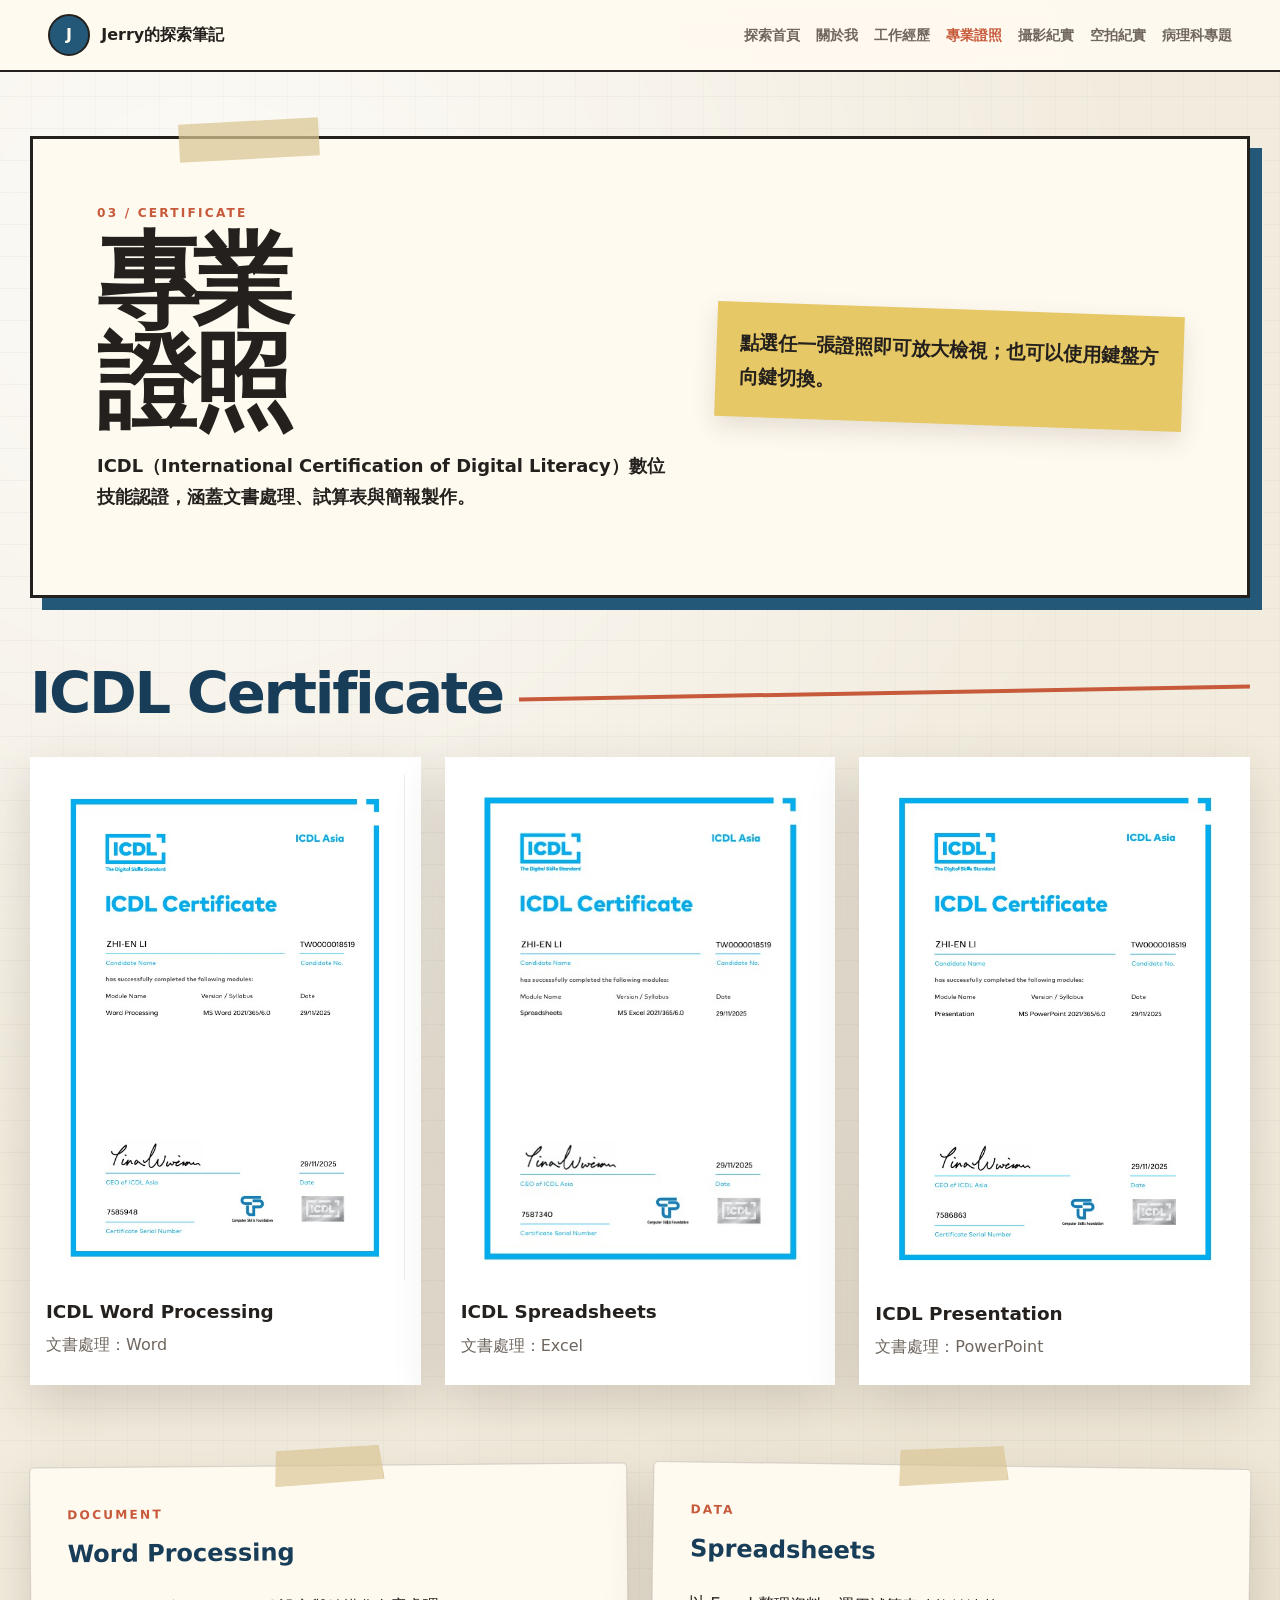
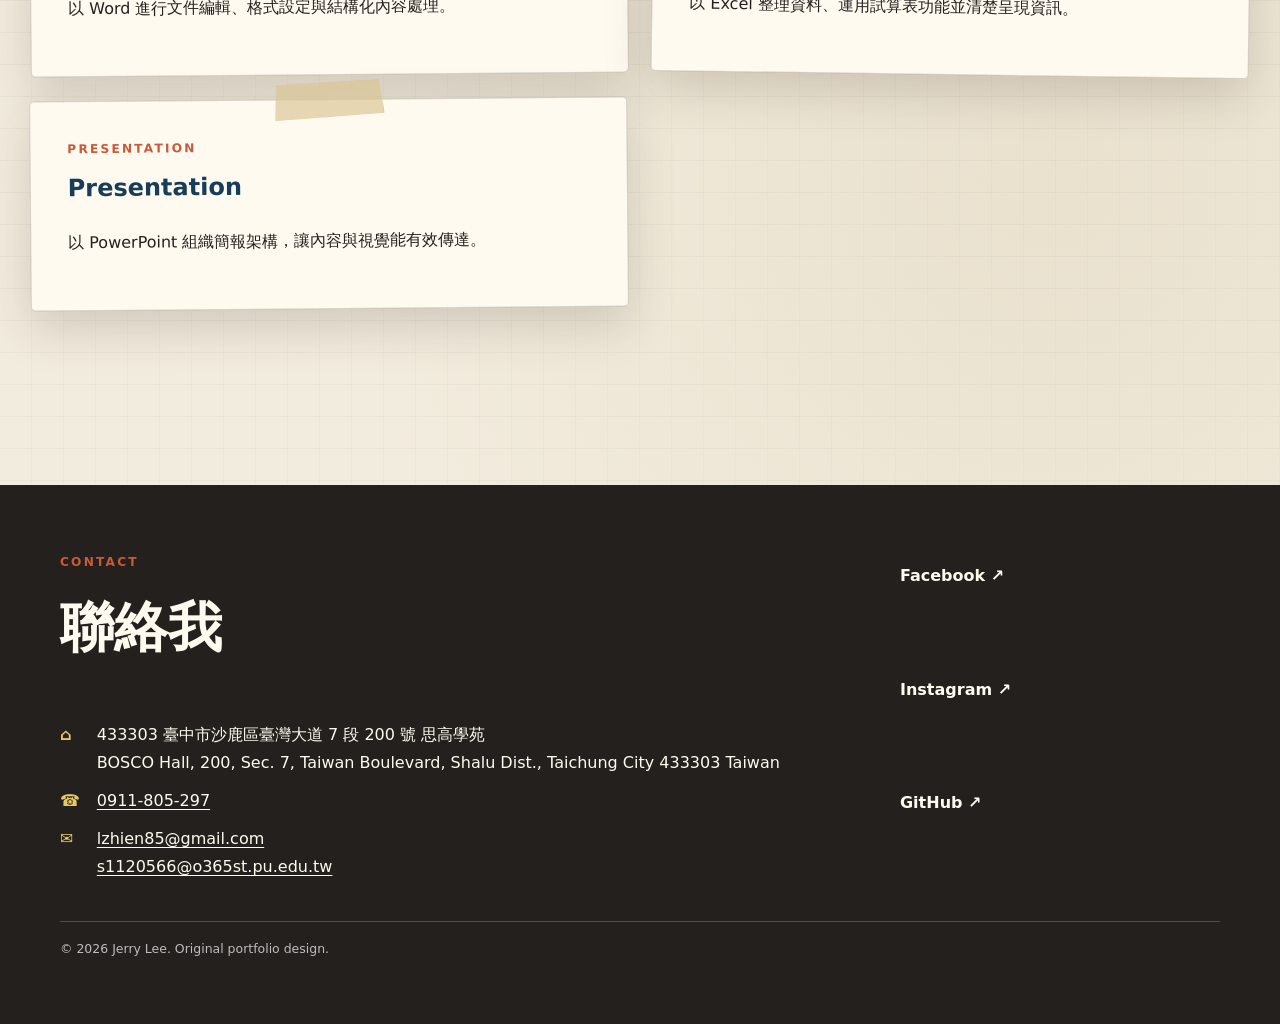
<file: icdl.html>
<!doctype html>
<html lang="zh-Hant-TW" class="no-js">
  <head>
    <meta charset="utf-8">
    <meta name="viewport" content="width=device-width, initial-scale=1">
    <meta name="description" content="李志恩的 ICDL Word Processing、Spreadsheets 與 Presentation 專業證照。">
    <meta property="og:title" content="專業證照｜李志恩">
    <meta property="og:description" content="ICDL Word、Excel 與 PowerPoint 數位技能證照。">
    <meta property="og:image" content="https://jerrylee00125.github.io/myweb/images/og-portfolio.png">
    <title>專業證照｜李志恩</title>
    <link rel="icon" href="images/icon.png" type="image/png">
    <link rel="stylesheet" href="assets/css/site.css">
    <script>document.documentElement.classList.remove('no-js');document.documentElement.classList.add('js');</script>
  </head>
  <body class="detail-page">
    <a class="skip-link" href="#main-content">跳至主要內容</a>
    <header class="detail-header">
      <a class="detail-brand" href="index.html#credentials"><span class="mark" aria-hidden="true">J</span><span>Jerry的探索筆記</span></a>
      <button class="detail-menu-toggle" type="button" data-detail-menu-toggle aria-controls="detail-nav" aria-expanded="false" aria-label="開啟網站選單">目錄</button>
      <nav class="detail-nav" id="detail-nav" data-detail-nav aria-label="主要導覽"><ul><li><a href="index.html">探索首頁</a></li><li><a href="about.html">關於我</a></li><li><a href="work.html">工作經歷</a></li><li><a href="icdl.html" aria-current="page">專業證照</a></li><li><a href="photo.html">攝影紀實</a></li><li><a href="drone_photography.html">空拍紀實</a></li><li><a href="index.html#project">病理科專題</a></li></ul></nav>
    </header>

    <main class="detail-main" id="main-content">
      <section class="detail-hero">
        <div>
          <p class="eyebrow">03 / CERTIFICATE</p>
          <h1>專業<br>證照</h1>
          <p class="lead">ICDL（International Certification of Digital Literacy）數位技能認證，涵蓋文書處理、試算表與簡報製作。</p>
        </div>
        <div class="hero-note">點選任一張證照即可放大檢視；也可以使用鍵盤方向鍵切換。</div>
      </section>

      <section class="detail-section" aria-labelledby="certificate-title">
        <h2 class="section-title" id="certificate-title">ICDL Certificate</h2>
        <div class="certificate-grid">
          <button class="certificate-card" type="button" data-lightbox data-full="images/ICDL_WORD.jpg" data-alt="ICDL Word Processing 證照" data-caption="ICDL Word Processing｜文書處理：Word">
            <img src="images/ICDL_WORD.jpg" width="597" height="840" alt="ICDL Word Processing 證照縮圖">
            <h2>ICDL Word Processing</h2><p>文書處理：Word</p>
          </button>
          <button class="certificate-card" type="button" data-lightbox data-full="images/ICDL_EXCEL.jpg" data-alt="ICDL Spreadsheets 證照" data-caption="ICDL Spreadsheets｜文書處理：Excel">
            <img src="images/ICDL_EXCEL.jpg" width="488" height="689" alt="ICDL Spreadsheets 證照縮圖" loading="lazy" decoding="async">
            <h2>ICDL Spreadsheets</h2><p>文書處理：Excel</p>
          </button>
          <button class="certificate-card" type="button" data-lightbox data-full="images/ICDL_PPT.jpg" data-alt="ICDL Presentation 證照" data-caption="ICDL Presentation｜文書處理：PowerPoint">
            <img src="images/ICDL_PPT.jpg" width="591" height="838" alt="ICDL Presentation 證照縮圖" loading="lazy" decoding="async">
            <h2>ICDL Presentation</h2><p>文書處理：PowerPoint</p>
          </button>
        </div>
      </section>

      <section class="detail-section">
        <div class="paper-grid">
          <article class="paper-panel"><p class="eyebrow">DOCUMENT</p><h2>Word Processing</h2><p>以 Word 進行文件編輯、格式設定與結構化內容處理。</p></article>
          <article class="paper-panel"><p class="eyebrow">DATA</p><h2>Spreadsheets</h2><p>以 Excel 整理資料、運用試算表功能並清楚呈現資訊。</p></article>
          <article class="paper-panel"><p class="eyebrow">PRESENTATION</p><h2>Presentation</h2><p>以 PowerPoint 組織簡報架構，讓內容與視覺能有效傳達。</p></article>
        </div>
      </section>
    </main>

    <dialog class="lightbox" data-lightbox-dialog aria-label="證照放大檢視">
      <button class="lightbox-close" type="button" data-lightbox-close aria-label="關閉放大圖片">×</button>
      <button class="lightbox-nav" type="button" data-lightbox-previous aria-label="上一張證照">‹</button>
      <figure class="lightbox-figure"><img data-lightbox-image src="images/ICDL_WORD.jpg" alt=""><figcaption data-lightbox-caption></figcaption></figure>
      <button class="lightbox-nav" type="button" data-lightbox-next aria-label="下一張證照">›</button>
    </dialog>

    <footer class="site-footer">
      <div class="site-footer-grid"><div><p class="eyebrow">CONTACT</p><h2>聯絡我</h2><ul class="contact-list"><li><span class="icon" aria-hidden="true">⌂</span><span>433303 臺中市沙鹿區臺灣大道 7 段 200 號 思高學苑<br>BOSCO Hall, 200, Sec. 7, Taiwan Boulevard, Shalu Dist., Taichung City 433303 Taiwan</span></li><li><span class="icon" aria-hidden="true">☎</span><a href="tel:+886911805297">0911-805-297</a></li><li><span class="icon" aria-hidden="true">✉</span><span><a href="mailto:lzhien85@gmail.com">lzhien85@gmail.com</a><br><a href="mailto:s1120566@o365st.pu.edu.tw">s1120566@o365st.pu.edu.tw</a></span></li></ul></div><ul class="social-list"><li><a href="https://www.facebook.com/profile.php?id=100008253257148" target="_blank" rel="noopener noreferrer">Facebook ↗</a></li><li><a href="https://www.instagram.com/lzhien_0125/" target="_blank" rel="noopener noreferrer">Instagram ↗</a></li><li><a href="https://github.com/jerrylee00125" target="_blank" rel="noopener noreferrer">GitHub ↗</a></li></ul></div>
      <p class="copyright">© 2026 Jerry Lee. Original portfolio design.</p>
    </footer>
    <script src="assets/js/site.js" defer></script>
  </body>
</html>
</file>
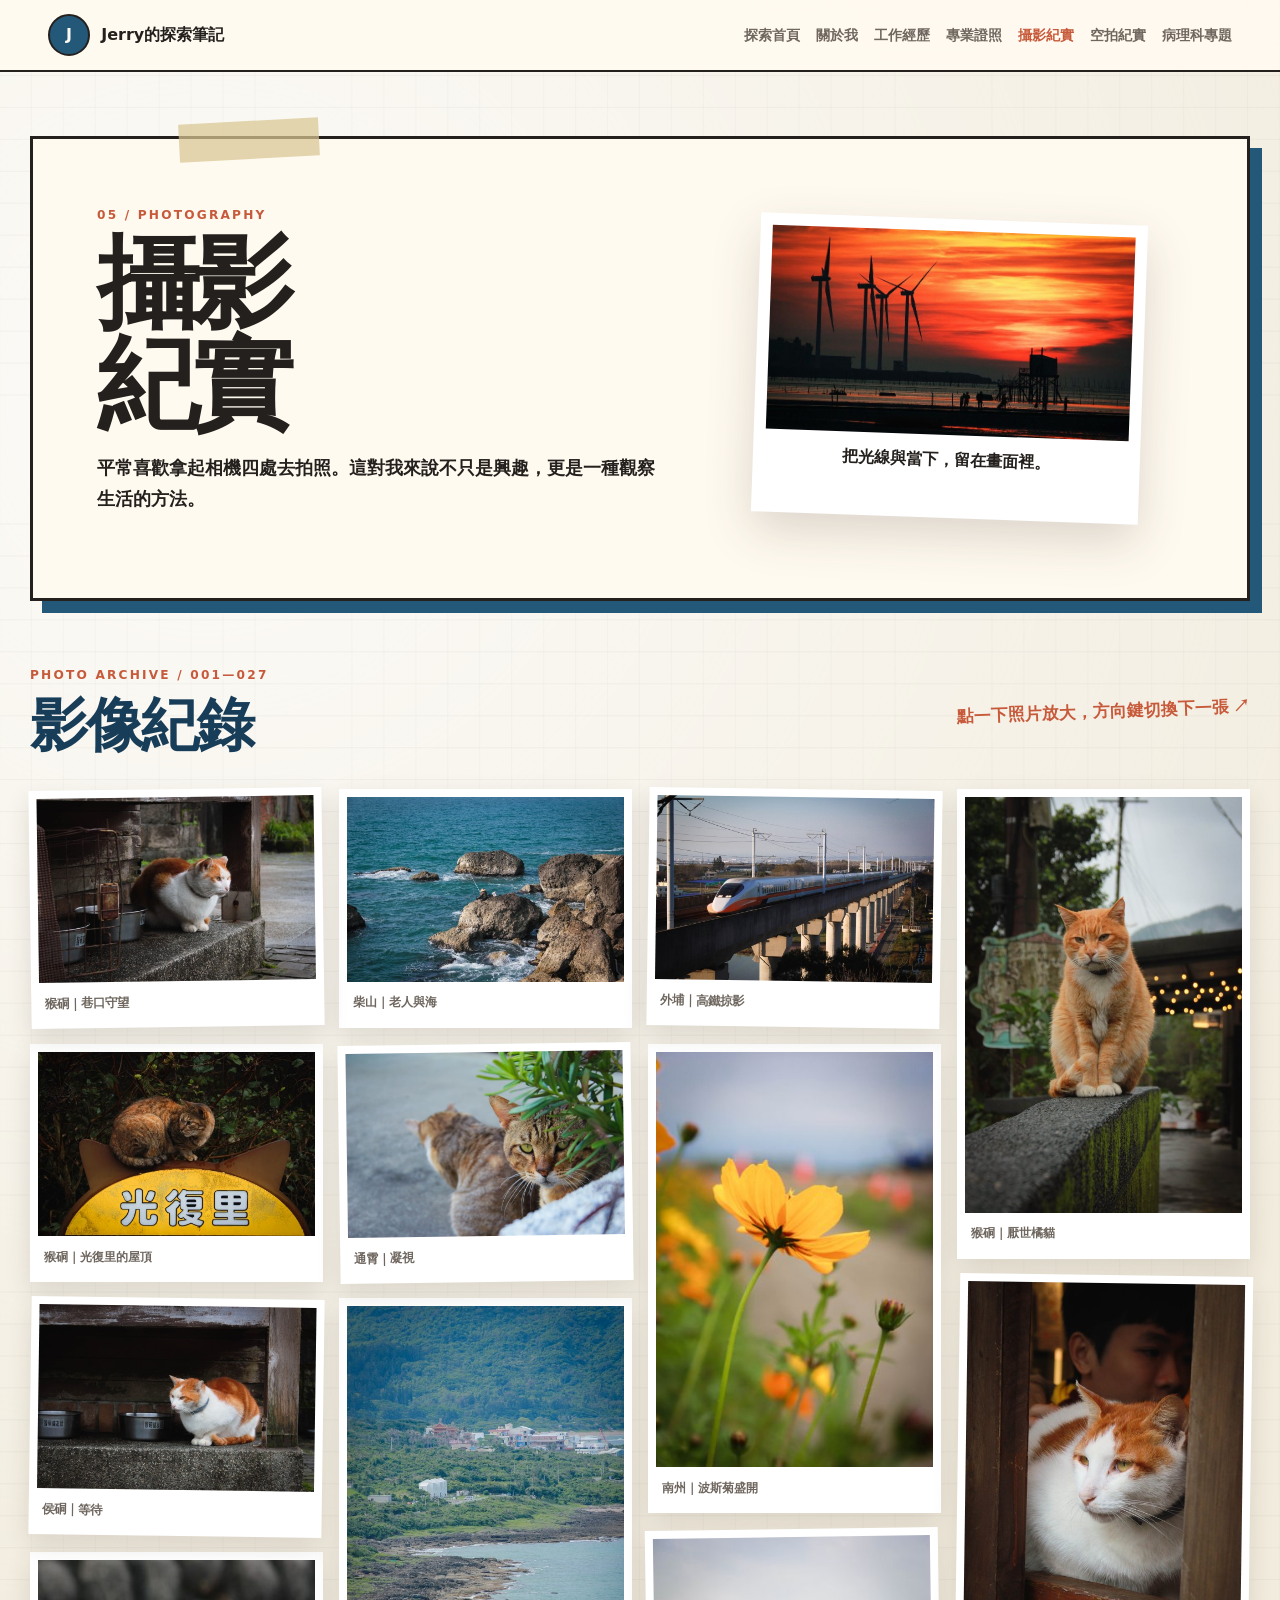
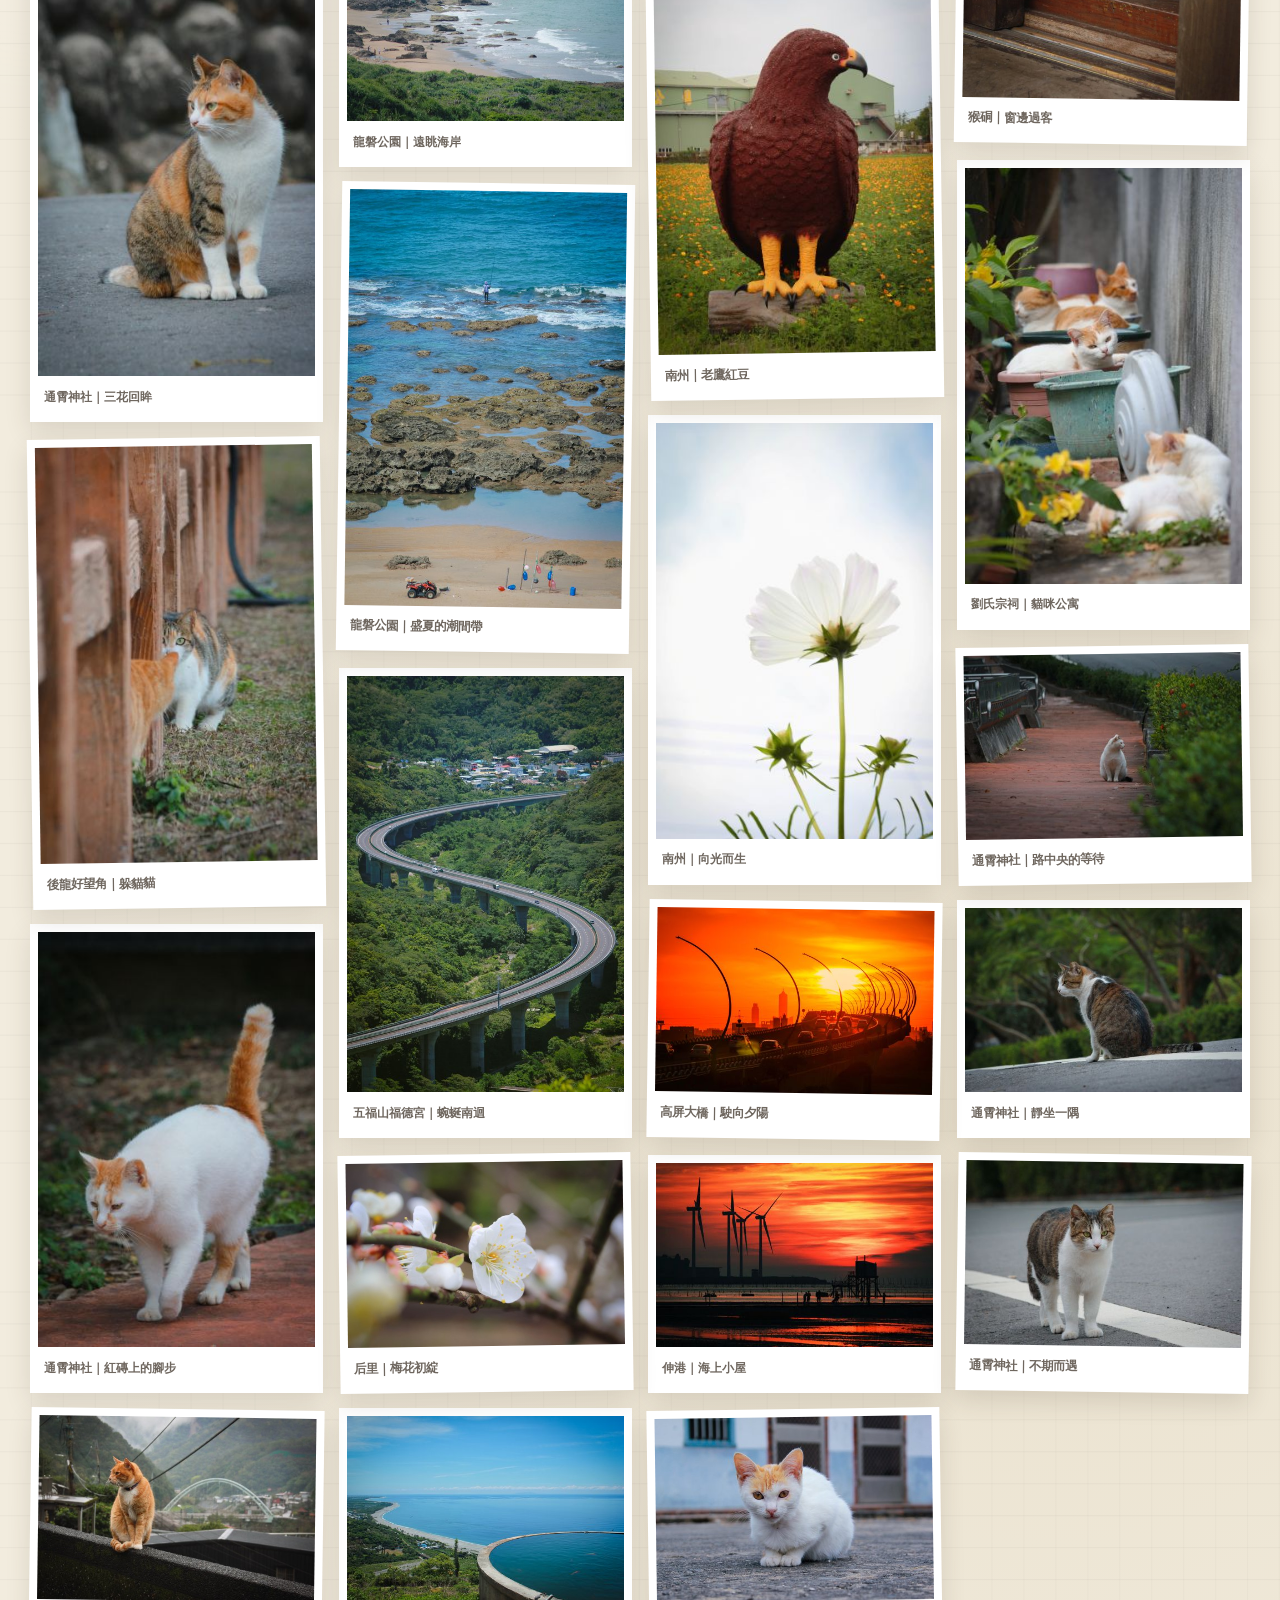
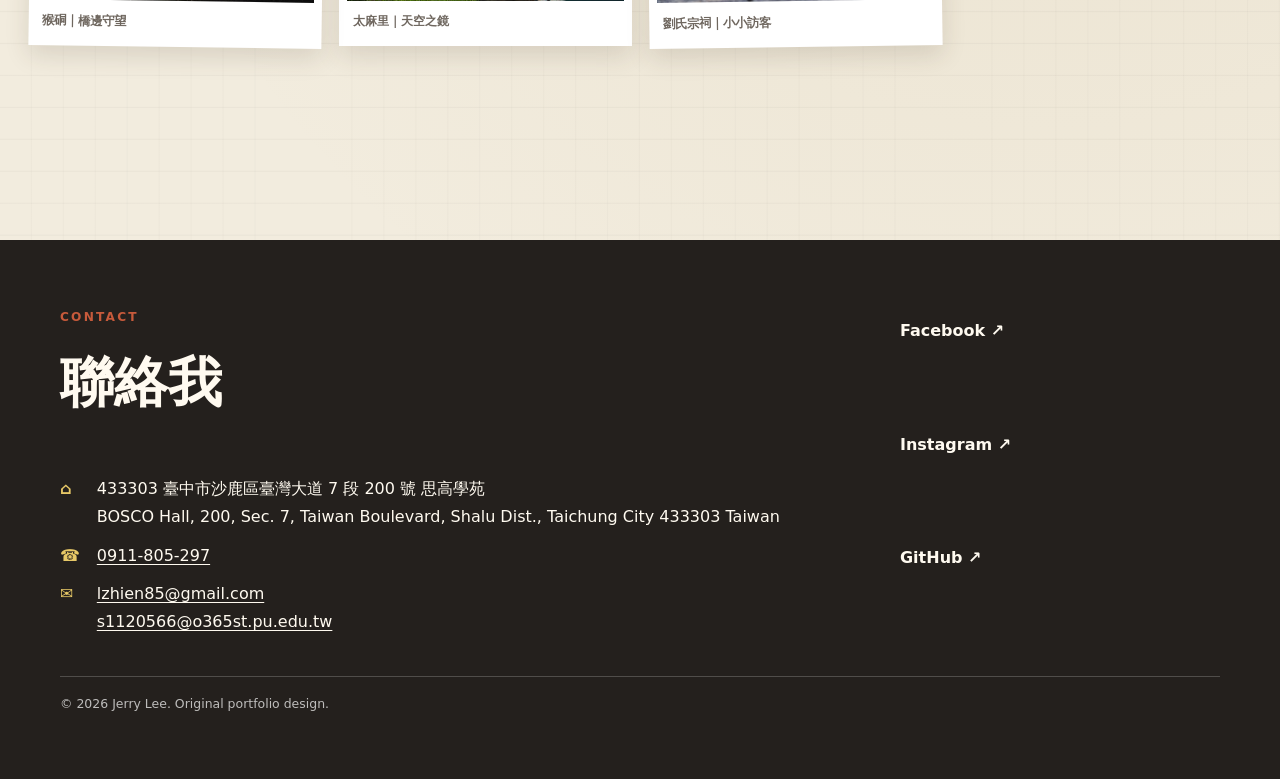
<file: photo.html>
<!doctype html>
<html lang="zh-Hant-TW" class="no-js">
  <head>
    <meta charset="utf-8">
    <meta name="viewport" content="width=device-width, initial-scale=1">
    <meta name="description" content="李志恩的 27 張攝影紀實作品，以影像記錄生活中的光線、空間與片刻。">
    <meta property="og:title" content="攝影紀實｜李志恩">
    <meta property="og:description" content="用相機觀察生活，也用影像保存值得回看的片刻。">
    <meta property="og:image" content="https://jerrylee00125.github.io/myweb/images/og-portfolio.png">
    <title>攝影紀實｜李志恩</title>
    <link rel="icon" href="images/icon.png" type="image/png">
    <link rel="stylesheet" href="assets/css/site.css">
    <script>document.documentElement.classList.remove('no-js');document.documentElement.classList.add('js');</script>
  </head>
  <body class="detail-page">
    <a class="skip-link" href="#main-content">跳至主要內容</a>
    <header class="detail-header">
      <a class="detail-brand" href="index.html#photo"><span class="mark" aria-hidden="true">J</span><span>Jerry的探索筆記</span></a>
      <button class="detail-menu-toggle" type="button" data-detail-menu-toggle aria-controls="detail-nav" aria-expanded="false" aria-label="開啟網站選單">目錄</button>
      <nav class="detail-nav" id="detail-nav" data-detail-nav aria-label="主要導覽"><ul><li><a href="index.html">探索首頁</a></li><li><a href="about.html">關於我</a></li><li><a href="work.html">工作經歷</a></li><li><a href="icdl.html">專業證照</a></li><li><a href="photo.html" aria-current="page">攝影紀實</a></li><li><a href="drone_photography.html">空拍紀實</a></li><li><a href="index.html#project">病理科專題</a></li></ul></nav>
    </header>

    <main class="detail-main" id="main-content">
      <section class="detail-hero">
        <div>
          <p class="eyebrow">05 / PHOTOGRAPHY</p>
          <h1>攝影<br>紀實</h1>
          <p class="lead">平常喜歡拿起相機四處去拍照。這對我來說不只是興趣，更是一種觀察生活的方法。</p>
        </div>
        <figure class="hero-image-note photo-hero-image">
          <img src="images/pic04.jpg" width="889" height="500" alt="夕陽下的風力發電機剪影">
          <figcaption>把光線與當下，留在畫面裡。</figcaption>
        </figure>
      </section>

      <section class="detail-section" aria-labelledby="gallery-title">
        <div class="gallery-intro">
          <div><p class="eyebrow">PHOTO ARCHIVE / 001—027</p><h2 class="section-title" id="gallery-title" style="margin-bottom:0;">影像紀錄</h2></div>
          <p class="hand-note">點一下照片放大，方向鍵切換下一張 ↗</p>
        </div>
        <div class="photo-gallery">
          <button class="gallery-item" type="button" data-lightbox data-full="images/photo/001.jpg" data-caption="猴硐｜巷口守望" data-alt="猴硐巷口石階上的橘白貓" aria-label="放大檢視：猴硐｜巷口守望"><img src="images/photo/001.jpg" width="500" height="333" alt="猴硐巷口石階上的橘白貓"><span>猴硐｜巷口守望</span></button>
          <button class="gallery-item" type="button" data-lightbox data-full="images/photo/002.jpg" data-caption="猴硐｜光復里的屋頂" data-alt="猴硐光復里標誌上方的虎斑貓" aria-label="放大檢視：猴硐｜光復里的屋頂"><img src="images/photo/002.jpg" width="500" height="333" loading="lazy" decoding="async" alt="猴硐光復里標誌上方的虎斑貓"><span>猴硐｜光復里的屋頂</span></button>
          <button class="gallery-item" type="button" data-lightbox data-full="images/photo/003.jpg" data-caption="侯硐｜等待" data-alt="侯硐食碗旁的橘白貓" aria-label="放大檢視：侯硐｜等待"><img src="images/photo/003.jpg" width="500" height="333" loading="lazy" decoding="async" alt="侯硐食碗旁的橘白貓"><span>侯硐｜等待</span></button>
          <button class="gallery-item" type="button" data-lightbox data-full="images/photo/004.jpg" data-caption="通霄神社｜三花回眸" data-alt="通霄神社旁回頭凝視的三花貓" aria-label="放大檢視：通霄神社｜三花回眸"><img src="images/photo/004.jpg" width="333" height="500" loading="lazy" decoding="async" alt="通霄神社旁回頭凝視的三花貓"><span>通霄神社｜三花回眸</span></button>
          <button class="gallery-item" type="button" data-lightbox data-full="images/photo/005.jpg" data-caption="後龍好望角｜躲貓貓" data-alt="後龍好望角躲在木柱旁的三花貓" aria-label="放大檢視：後龍好望角｜躲貓貓"><img src="images/photo/005.jpg" width="333" height="500" loading="lazy" decoding="async" alt="後龍好望角躲在木柱旁的三花貓"><span>後龍好望角｜躲貓貓</span></button>
          <button class="gallery-item" type="button" data-lightbox data-full="images/photo/006.jpg" data-caption="通霄神社｜紅磚上的腳步" data-alt="通霄神社紅磚步道上的白橘貓" aria-label="放大檢視：通霄神社｜紅磚上的腳步"><img src="images/photo/006.jpg" width="333" height="500" loading="lazy" decoding="async" alt="通霄神社紅磚步道上的白橘貓"><span>通霄神社｜紅磚上的腳步</span></button>
          <button class="gallery-item" type="button" data-lightbox data-full="images/photo/007.jpg" data-caption="猴硐｜橋邊守望" data-alt="猴硐橋景前方坐在牆上的橘貓" aria-label="放大檢視：猴硐｜橋邊守望"><img src="images/photo/007.jpg" width="500" height="333" loading="lazy" decoding="async" alt="猴硐橋景前方坐在牆上的橘貓"><span>猴硐｜橋邊守望</span></button>
          <button class="gallery-item" type="button" data-lightbox data-full="images/photo/008.jpg" data-caption="柴山｜老人與海" data-alt="柴山海邊礁石上的釣魚者" aria-label="放大檢視：柴山｜老人與海"><img src="images/photo/008.jpg" width="500" height="333" loading="lazy" decoding="async" alt="柴山海邊礁石上的釣魚者"><span>柴山｜老人與海</span></button>
          <button class="gallery-item" type="button" data-lightbox data-full="images/photo/009.jpg" data-caption="通霄｜凝視" data-alt="通霄綠葉旁凝視鏡頭的虎斑貓" aria-label="放大檢視：通霄｜凝視"><img src="images/photo/009.jpg" width="500" height="333" loading="lazy" decoding="async" alt="通霄綠葉旁凝視鏡頭的虎斑貓"><span>通霄｜凝視</span></button>
          <button class="gallery-item" type="button" data-lightbox data-full="images/photo/010.jpg" data-caption="龍磐公園｜遠眺海岸" data-alt="從龍磐公園遠眺海岸與聚落" aria-label="放大檢視：龍磐公園｜遠眺海岸"><img src="images/photo/010.jpg" width="500" height="750" loading="lazy" decoding="async" alt="從龍磐公園遠眺海岸與聚落"><span>龍磐公園｜遠眺海岸</span></button>
          <button class="gallery-item" type="button" data-lightbox data-full="images/photo/011.jpg" data-caption="龍磐公園｜盛夏的潮間帶" data-alt="龍磐公園海岸潮間帶上的釣魚者" aria-label="放大檢視：龍磐公園｜盛夏的潮間帶"><img src="images/photo/011.jpg" width="500" height="750" loading="lazy" decoding="async" alt="龍磐公園海岸潮間帶上的釣魚者"><span>龍磐公園｜盛夏的潮間帶</span></button>
          <button class="gallery-item" type="button" data-lightbox data-full="images/photo/012.jpg" data-caption="五福山福德宮｜蜿蜒南迴" data-alt="五福山福德宮附近蜿蜒穿過山林的道路" aria-label="放大檢視：五福山福德宮｜蜿蜒南迴"><img src="images/photo/012.jpg" width="500" height="750" loading="lazy" decoding="async" alt="五福山福德宮附近蜿蜒穿過山林的道路"><span>五福山福德宮｜蜿蜒南迴</span></button>
          <button class="gallery-item" type="button" data-lightbox data-full="images/photo/013.jpg" data-caption="后里｜梅花初綻" data-alt="后里枝頭盛開的白色梅花" aria-label="放大檢視：后里｜梅花初綻"><img src="images/photo/013.jpg" width="500" height="333" loading="lazy" decoding="async" alt="后里枝頭盛開的白色梅花"><span>后里｜梅花初綻</span></button>
          <button class="gallery-item" type="button" data-lightbox data-full="images/photo/014.jpg" data-caption="太麻里｜天空之鏡" data-alt="太麻里海岸與映照天空的圓形水池" aria-label="放大檢視：太麻里｜天空之鏡"><img src="images/photo/014.jpg" width="500" height="333" loading="lazy" decoding="async" alt="太麻里海岸與映照天空的圓形水池"><span>太麻里｜天空之鏡</span></button>
          <button class="gallery-item" type="button" data-lightbox data-full="images/photo/015.jpg" data-caption="外埔｜高鐵掠影" data-alt="外埔高架軌道上行駛的高鐵列車" aria-label="放大檢視：外埔｜高鐵掠影"><img src="images/photo/015.jpg" width="500" height="333" loading="lazy" decoding="async" alt="外埔高架軌道上行駛的高鐵列車"><span>外埔｜高鐵掠影</span></button>
          <button class="gallery-item" type="button" data-lightbox data-full="images/photo/016.jpg" data-caption="南州｜波斯菊盛開" data-alt="南州花田盛開的橘色波斯菊" aria-label="放大檢視：南州｜波斯菊盛開"><img src="images/photo/016.jpg" width="333" height="500" loading="lazy" decoding="async" alt="南州花田盛開的橘色波斯菊"><span>南州｜波斯菊盛開</span></button>
          <button class="gallery-item" type="button" data-lightbox data-full="images/photo/017.jpg" data-caption="南州｜老鷹紅豆" data-alt="南州紅豆田旁的老鷹裝置藝術" aria-label="放大檢視：南州｜老鷹紅豆"><img src="images/photo/017.jpg" width="333" height="500" loading="lazy" decoding="async" alt="南州紅豆田旁的老鷹裝置藝術"><span>南州｜老鷹紅豆</span></button>
          <button class="gallery-item" type="button" data-lightbox data-full="images/photo/018.jpg" data-caption="南州｜向光而生" data-alt="南州迎著陽光盛開的白色波斯菊" aria-label="放大檢視：南州｜向光而生"><img src="images/photo/018.jpg" width="333" height="500" loading="lazy" decoding="async" alt="南州迎著陽光盛開的白色波斯菊"><span>南州｜向光而生</span></button>
          <button class="gallery-item" type="button" data-lightbox data-full="images/photo/019.jpg" data-caption="高屏大橋｜駛向夕陽" data-alt="高屏大橋上車流駛向橘紅色夕陽" aria-label="放大檢視：高屏大橋｜駛向夕陽"><img src="images/photo/019.jpg" width="500" height="333" loading="lazy" decoding="async" alt="高屏大橋上車流駛向橘紅色夕陽"><span>高屏大橋｜駛向夕陽</span></button>
          <button class="gallery-item" type="button" data-lightbox data-full="images/photo/020.jpg" data-caption="伸港｜海上小屋" data-alt="伸港夕陽下的風力發電機與海上小屋" aria-label="放大檢視：伸港｜海上小屋"><img src="images/photo/020.jpg" width="500" height="333" loading="lazy" decoding="async" alt="伸港夕陽下的風力發電機與海上小屋"><span>伸港｜海上小屋</span></button>
          <button class="gallery-item" type="button" data-lightbox data-full="images/photo/021.jpg" data-caption="劉氏宗祠｜小小訪客" data-alt="劉氏宗祠前蹲坐的橘白小貓" aria-label="放大檢視：劉氏宗祠｜小小訪客"><img src="images/photo/021.jpg" width="500" height="333" loading="lazy" decoding="async" alt="劉氏宗祠前蹲坐的橘白小貓"><span>劉氏宗祠｜小小訪客</span></button>
          <button class="gallery-item" type="button" data-lightbox data-full="images/photo/022.jpg" data-caption="猴硐｜厭世橘貓" data-alt="猴硐坐在石牆上神情厭世的橘貓" aria-label="放大檢視：猴硐｜厭世橘貓"><img src="images/photo/022.jpg" width="500" height="750" loading="lazy" decoding="async" alt="猴硐坐在石牆上神情厭世的橘貓"><span>猴硐｜厭世橘貓</span></button>
          <button class="gallery-item" type="button" data-lightbox data-full="images/photo/023.jpg" data-caption="猴硐｜窗邊過客" data-alt="猴硐木窗邊的橘白貓" aria-label="放大檢視：猴硐｜窗邊過客"><img src="images/photo/023.jpg" width="500" height="750" loading="lazy" decoding="async" alt="猴硐木窗邊的橘白貓"><span>猴硐｜窗邊過客</span></button>
          <button class="gallery-item" type="button" data-lightbox data-full="images/photo/024.jpg" data-caption="劉氏宗祠｜貓咪公寓" data-alt="劉氏宗祠旁花盆間聚集的貓咪" aria-label="放大檢視：劉氏宗祠｜貓咪公寓"><img src="images/photo/024.jpg" width="333" height="500" loading="lazy" decoding="async" alt="劉氏宗祠旁花盆間聚集的貓咪"><span>劉氏宗祠｜貓咪公寓</span></button>
          <button class="gallery-item" type="button" data-lightbox data-full="images/photo/025.jpg" data-caption="通霄神社｜路中央的等待" data-alt="通霄神社步道中央坐著的白貓" aria-label="放大檢視：通霄神社｜路中央的等待"><img src="images/photo/025.jpg" width="500" height="333" loading="lazy" decoding="async" alt="通霄神社步道中央坐著的白貓"><span>通霄神社｜路中央的等待</span></button>
          <button class="gallery-item" type="button" data-lightbox data-full="images/photo/026.jpg" data-caption="通霄神社｜靜坐一隅" data-alt="通霄神社路旁靜坐的虎斑白貓" aria-label="放大檢視：通霄神社｜靜坐一隅"><img src="images/photo/026.jpg" width="500" height="333" loading="lazy" decoding="async" alt="通霄神社路旁靜坐的虎斑白貓"><span>通霄神社｜靜坐一隅</span></button>
          <button class="gallery-item" type="button" data-lightbox data-full="images/photo/027.jpg" data-caption="通霄神社｜不期而遇" data-alt="通霄神社道路上望向鏡頭的虎斑白貓" aria-label="放大檢視：通霄神社｜不期而遇"><img src="images/photo/027.jpg" width="500" height="333" loading="lazy" decoding="async" alt="通霄神社道路上望向鏡頭的虎斑白貓"><span>通霄神社｜不期而遇</span></button>
        </div>
      </section>
    </main>

    <dialog class="lightbox" data-lightbox-dialog aria-label="攝影作品放大檢視">
      <button class="lightbox-close" type="button" data-lightbox-close aria-label="關閉放大圖片">×</button>
      <button class="lightbox-nav" type="button" data-lightbox-previous aria-label="上一張照片">‹</button>
      <figure class="lightbox-figure"><img data-lightbox-image src="images/photo/001.jpg" alt=""><figcaption data-lightbox-caption></figcaption></figure>
      <button class="lightbox-nav" type="button" data-lightbox-next aria-label="下一張照片">›</button>
    </dialog>

    <footer class="site-footer"><div class="site-footer-grid"><div><p class="eyebrow">CONTACT</p><h2>聯絡我</h2><ul class="contact-list"><li><span class="icon" aria-hidden="true">⌂</span><span>433303 臺中市沙鹿區臺灣大道 7 段 200 號 思高學苑<br>BOSCO Hall, 200, Sec. 7, Taiwan Boulevard, Shalu Dist., Taichung City 433303 Taiwan</span></li><li><span class="icon" aria-hidden="true">☎</span><a href="tel:+886911805297">0911-805-297</a></li><li><span class="icon" aria-hidden="true">✉</span><span><a href="mailto:lzhien85@gmail.com">lzhien85@gmail.com</a><br><a href="mailto:s1120566@o365st.pu.edu.tw">s1120566@o365st.pu.edu.tw</a></span></li></ul></div><ul class="social-list"><li><a href="https://www.facebook.com/profile.php?id=100008253257148" target="_blank" rel="noopener noreferrer">Facebook ↗</a></li><li><a href="https://www.instagram.com/lzhien_0125/" target="_blank" rel="noopener noreferrer">Instagram ↗</a></li><li><a href="https://github.com/jerrylee00125" target="_blank" rel="noopener noreferrer">GitHub ↗</a></li></ul></div><p class="copyright">© 2026 Jerry Lee. Original portfolio design.</p></footer>
    <script src="assets/js/site.js" defer></script>
  </body>
</html>
</file>
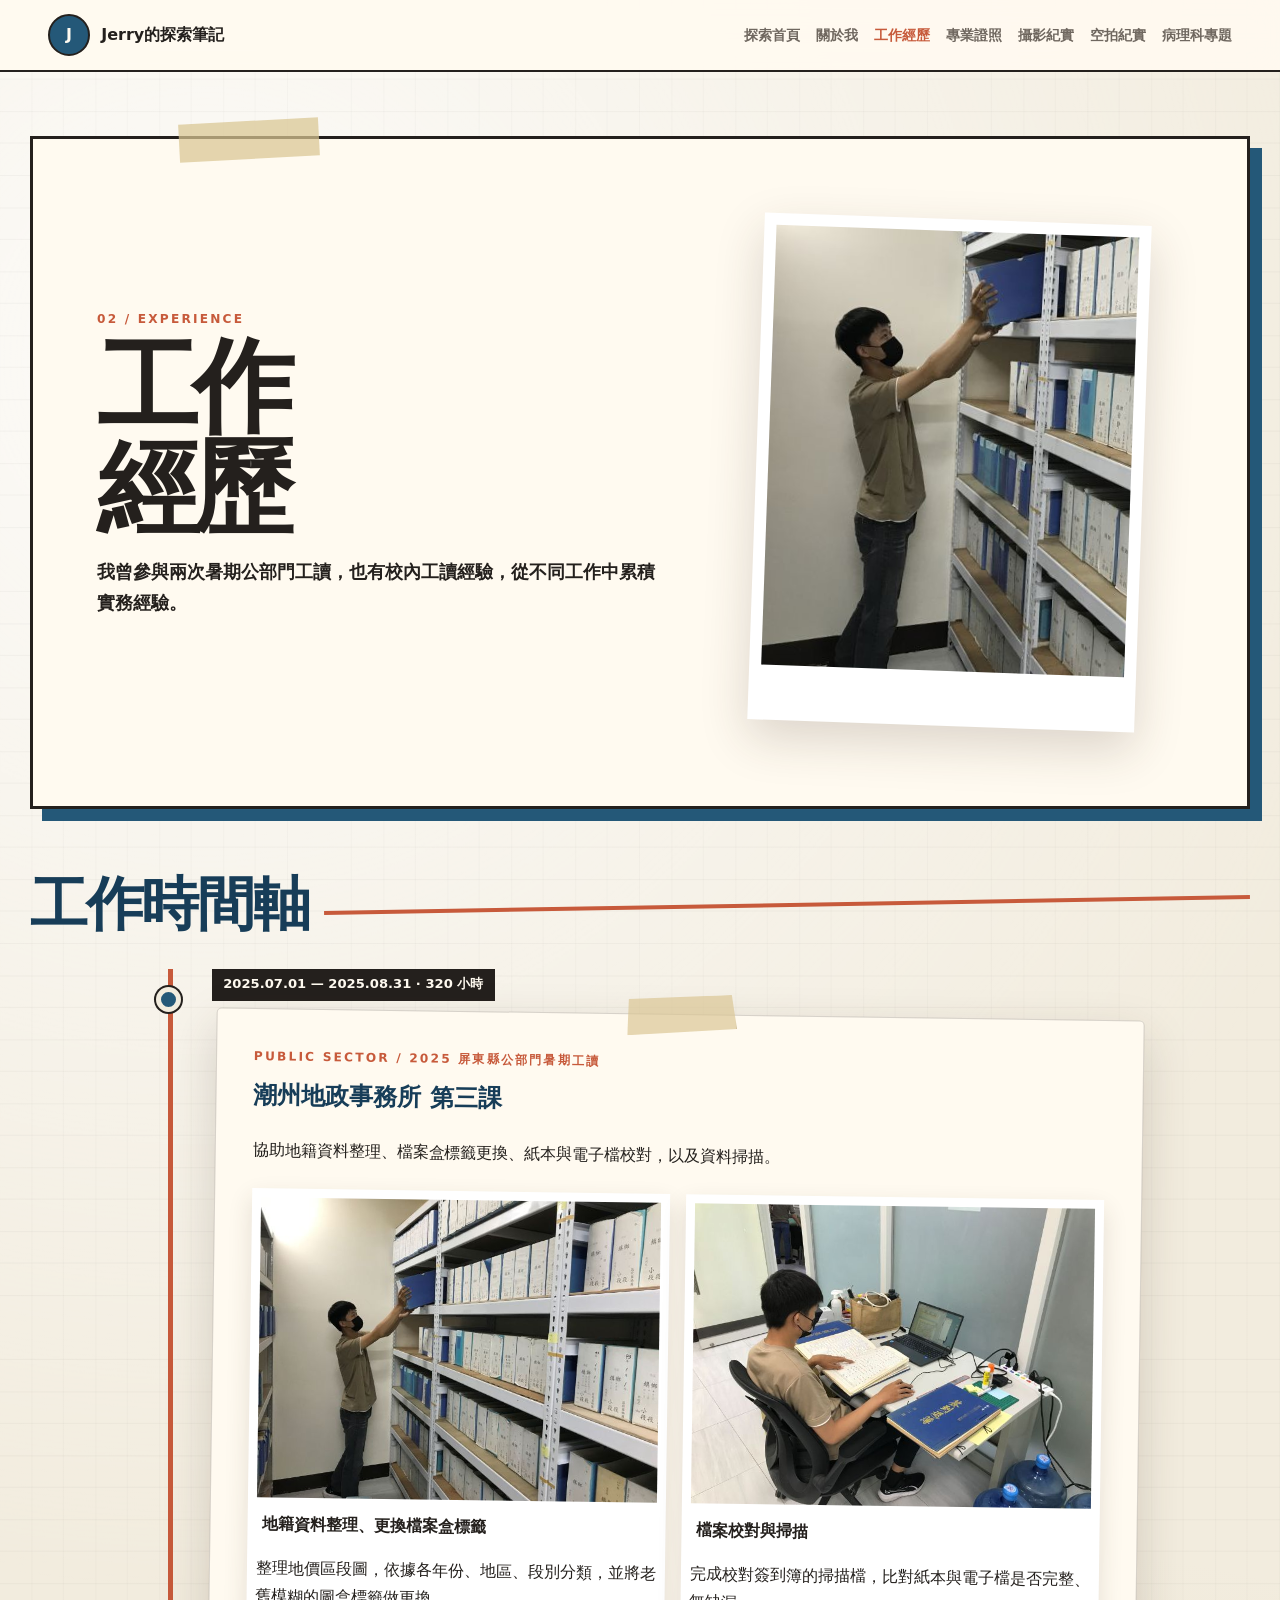
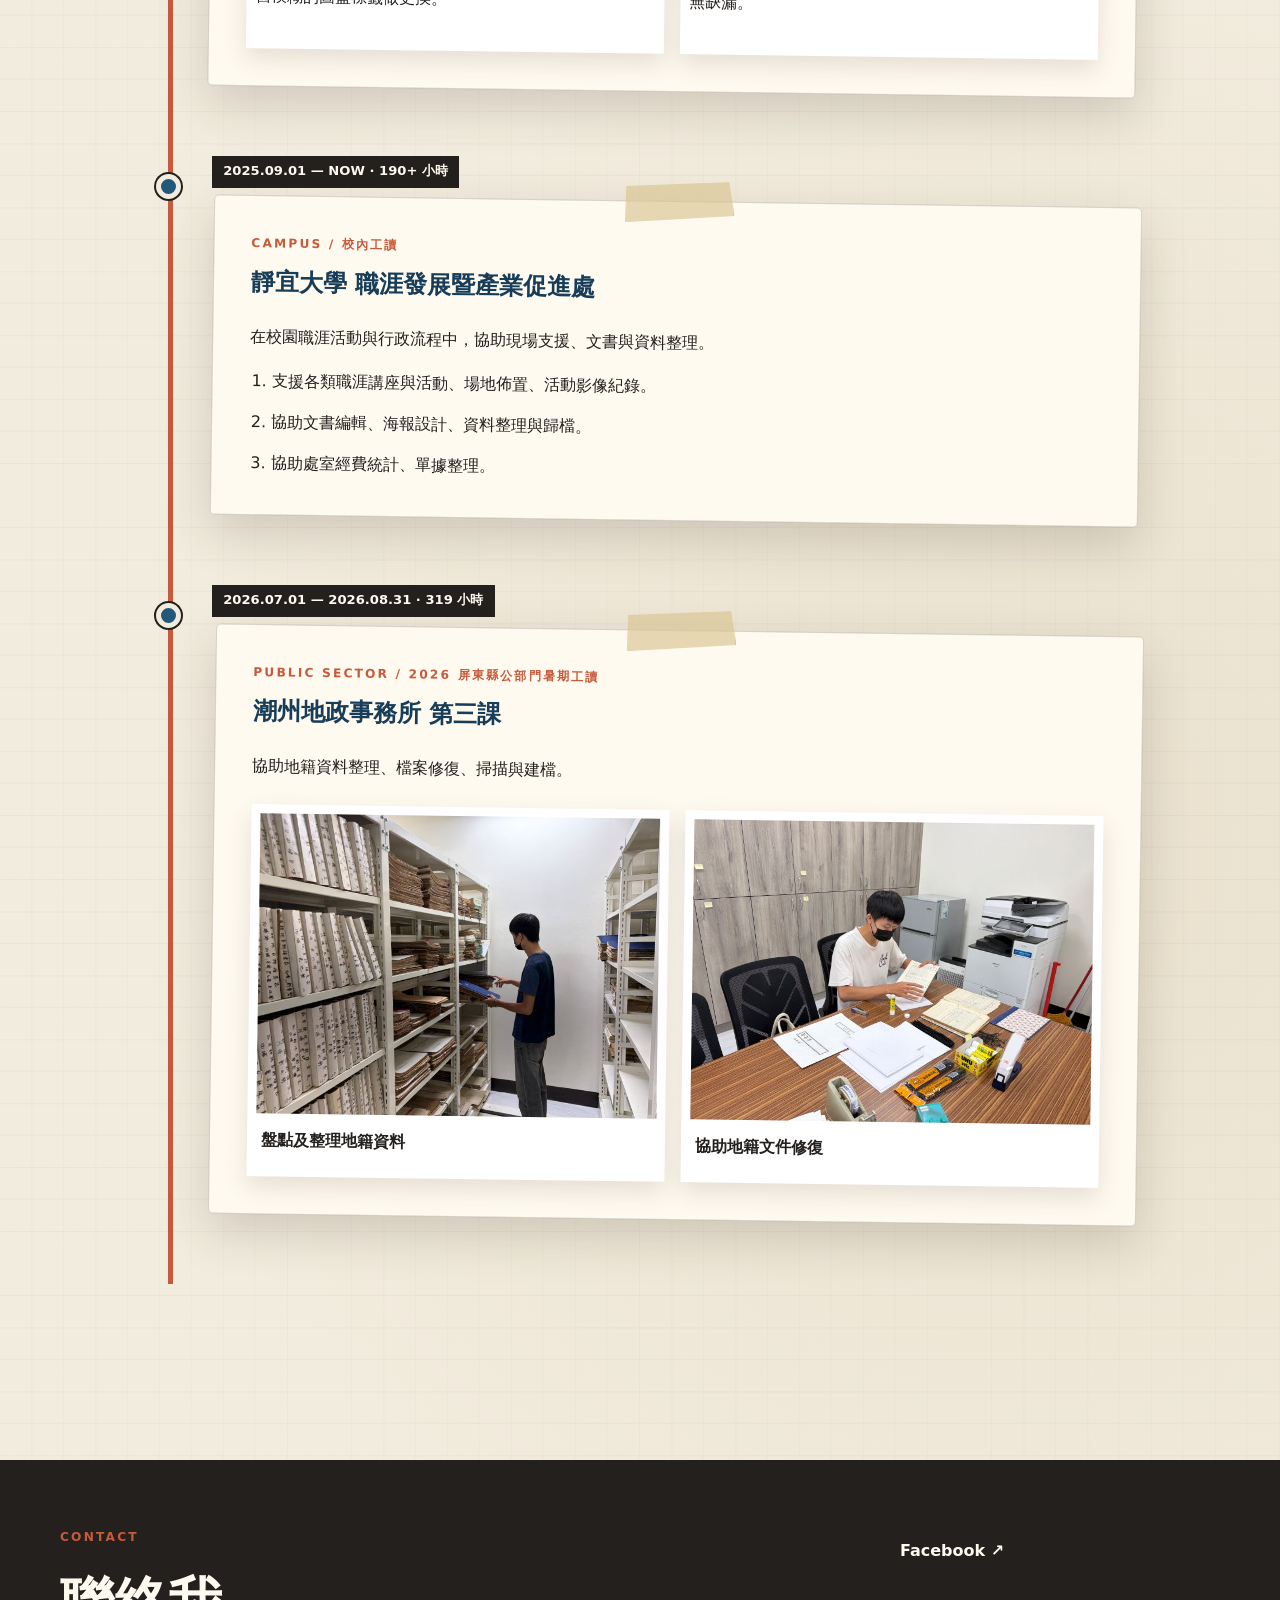
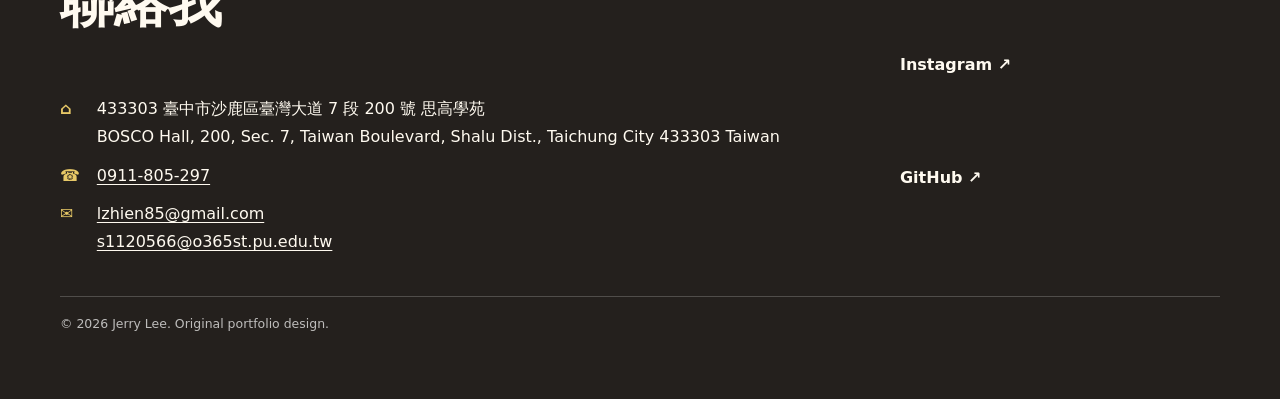
<file: work.html>
<!doctype html>
<html lang="zh-Hant-TW" class="no-js">
  <head>
    <meta charset="utf-8">
    <meta name="viewport" content="width=device-width, initial-scale=1">
    <meta name="description" content="李志恩的公部門暑期工讀與靜宜大學校內工讀經歷。">
    <meta property="og:title" content="工作經歷｜李志恩">
    <meta property="og:description" content="潮州地政事務所與靜宜大學職涯發展暨產業促進處工作紀錄。">
    <meta property="og:image" content="https://jerrylee00125.github.io/myweb/images/og-portfolio.png">
    <title>工作經歷｜李志恩</title>
    <link rel="icon" href="images/icon.png" type="image/png">
    <link rel="stylesheet" href="assets/css/site.css">
    <script>document.documentElement.classList.remove('no-js');document.documentElement.classList.add('js');</script>
  </head>
  <body class="detail-page">
    <a class="skip-link" href="#main-content">跳至主要內容</a>
    <header class="detail-header">
      <a class="detail-brand" href="index.html#work"><span class="mark" aria-hidden="true">J</span><span>Jerry的探索筆記</span></a>
      <button class="detail-menu-toggle" type="button" data-detail-menu-toggle aria-controls="detail-nav" aria-expanded="false" aria-label="開啟網站選單">目錄</button>
      <nav class="detail-nav" id="detail-nav" data-detail-nav aria-label="主要導覽">
        <ul>
          <li><a href="index.html">探索首頁</a></li><li><a href="about.html">關於我</a></li><li><a href="work.html" aria-current="page">工作經歷</a></li><li><a href="icdl.html">專業證照</a></li><li><a href="photo.html">攝影紀實</a></li><li><a href="drone_photography.html">空拍紀實</a></li><li><a href="index.html#project">病理科專題</a></li>
        </ul>
      </nav>
    </header>

    <main class="detail-main" id="main-content">
      <section class="detail-hero">
        <div>
          <p class="eyebrow">02 / EXPERIENCE</p>
          <h1>工作<br>經歷</h1>
          <p class="lead">我曾參與兩次暑期公部門工讀，也有校內工讀經驗，從不同工作中累積實務經驗。</p>
        </div>
        <figure class="hero-image-note">
          <img src="images/pic02.jpg" width="500" height="500" alt="整理資料">
          <figcaption></figcaption>
        </figure>
      </section>

      <section class="detail-section" aria-labelledby="timeline-title">
        <h2 class="section-title" id="timeline-title">工作時間軸</h2>
        <div class="timeline">
          <article class="timeline-entry">
            <time datetime="2025-07">2025.07.01 — 2025.08.31 · 320 小時</time>
            <div class="paper-panel">
              <p class="eyebrow">PUBLIC SECTOR / 2025 屏東縣公部門暑期工讀</p>
              <h2>潮州地政事務所 第三課</h2>
              <p>協助地籍資料整理、檔案盒標籤更換、紙本與電子檔校對，以及資料掃描。</p>
              <div class="work-photo-grid">
                <figure>
                  <img src="images/IMG_2186.JPG" width="667" height="500" loading="lazy" decoding="async" alt="李志恩在檔案架前整理地籍資料">
                  <figcaption>地籍資料整理、更換檔案盒標籤</figcaption>
                  <p>整理地價區段圖，依據各年份、地區、段別分類，並將老舊模糊的圖盒標籤做更換。</p>
                </figure>
                <figure>
                  <img src="images/IMG_2201.JPG" width="667" height="500" loading="lazy" decoding="async" alt="李志恩在電腦前進行檔案校對與掃描">
                  <figcaption>檔案校對與掃描</figcaption>
                  <p>完成校對簽到簿的掃描檔，比對紙本與電子檔是否完整、無缺漏。</p>
                </figure>
              </div>
            </div>
          </article>

          <article class="timeline-entry">
            <time datetime="2025-09">2025.09.01 — NOW · 190+ 小時</time>
            <div class="paper-panel">
              <p class="eyebrow">CAMPUS / 校內工讀</p>
              <h2>靜宜大學 職涯發展暨產業促進處</h2>
              <p>在校園職涯活動與行政流程中，協助現場支援、文書與資料整理。</p>
              <ol class="education-list">
                <li>支援各類職涯講座與活動、場地佈置、活動影像紀錄。</li>
                <li>協助文書編輯、海報設計、資料整理與歸檔。</li>
                <li>協助處室經費統計、單據整理。</li>
              </ol>
            </div>
          </article>

          <article class="timeline-entry">
            <time datetime="2026-07">2026.07.01 — 2026.08.31 · 319 小時</time>
            <div class="paper-panel">
              <p class="eyebrow">PUBLIC SECTOR / 2026 屏東縣公部門暑期工讀</p>
              <h2>潮州地政事務所 第三課</h2>
              <p>協助地籍資料整理、檔案修復、掃描與建檔。</p>
              <div class="work-photo-grid">
                <figure>
                  <img src="images/盤點及整理地籍資料.jpg" width="667" height="500" loading="lazy" decoding="async" alt="盤點及整理地籍資料">
                  <figcaption>盤點及整理地籍資料</figcaption>
                </figure>
                <figure>
                  <img src="images/協助地籍文件修復.jpg" width="667" height="500" loading="lazy" decoding="async" alt="協助修復地籍文件">
                  <figcaption>協助地籍文件修復</figcaption>
                </figure>
              </div>
            </div>
          </article>
        </div>
      </section>
    </main>

    <footer class="site-footer">
      <div class="site-footer-grid">
        <div><p class="eyebrow">CONTACT</p><h2>聯絡我</h2><ul class="contact-list"><li><span class="icon" aria-hidden="true">⌂</span><span>433303 臺中市沙鹿區臺灣大道 7 段 200 號 思高學苑<br>BOSCO Hall, 200, Sec. 7, Taiwan Boulevard, Shalu Dist., Taichung City 433303 Taiwan</span></li><li><span class="icon" aria-hidden="true">☎</span><a href="tel:+886911805297">0911-805-297</a></li><li><span class="icon" aria-hidden="true">✉</span><span><a href="mailto:lzhien85@gmail.com">lzhien85@gmail.com</a><br><a href="mailto:s1120566@o365st.pu.edu.tw">s1120566@o365st.pu.edu.tw</a></span></li></ul></div>
        <ul class="social-list"><li><a href="https://www.facebook.com/profile.php?id=100008253257148" target="_blank" rel="noopener noreferrer">Facebook ↗</a></li><li><a href="https://www.instagram.com/lzhien_0125/" target="_blank" rel="noopener noreferrer">Instagram ↗</a></li><li><a href="https://github.com/jerrylee00125" target="_blank" rel="noopener noreferrer">GitHub ↗</a></li></ul>
      </div>
      <p class="copyright">© 2026 Jerry Lee. Original portfolio design.</p>
    </footer>
    <script src="assets/js/site.js" defer></script>
  </body>
</html>
</file>
<file: assets/css/site.css>
:root {
  --paper: #f2ecde;
  --paper-light: #fffaf0;
  --ink: #24201d;
  --muted: #6f675f;
  --blue: #245878;
  --blue-deep: #173d58;
  --orange: #c75a3b;
  --olive: #78805a;
  --yellow: #e7c867;
  --line: rgba(36, 32, 29, 0.22);
  --shadow: 0 18px 48px rgba(61, 47, 33, 0.18);
  --shadow-soft: 0 10px 24px rgba(61, 47, 33, 0.14);
  --sans: "Noto Sans TC", "PingFang TC", "Microsoft JhengHei", system-ui, sans-serif;
  --hand: "Segoe Print", "Klee One", "DFKai-SB", cursive;
  color-scheme: light;
}

*,
*::before,
*::after {
  box-sizing: border-box;
}

html {
  min-width: 320px;
  background: var(--paper);
  scroll-behavior: smooth;
}

body {
  margin: 0;
  color: var(--ink);
  font-family: var(--sans);
  line-height: 1.75;
  background-color: var(--paper);
  background-image:
    repeating-linear-gradient(0deg, transparent 0 31px, rgba(36, 32, 29, 0.035) 31px 32px),
    repeating-linear-gradient(90deg, transparent 0 31px, rgba(36, 32, 29, 0.025) 31px 32px),
    radial-gradient(circle at 16% 10%, rgba(255, 255, 255, 0.8), transparent 36%),
    radial-gradient(circle at 82% 68%, rgba(190, 168, 121, 0.16), transparent 34%);
}

img {
  display: block;
  max-width: 100%;
}

a {
  color: inherit;
  text-decoration-thickness: 1px;
  text-underline-offset: 0.2em;
}

button,
a {
  -webkit-tap-highlight-color: transparent;
}

button,
input,
textarea,
select {
  font: inherit;
}

button {
  color: inherit;
}

:focus-visible {
  outline: 3px solid #e69444;
  outline-offset: 4px;
}

.skip-link {
  position: fixed;
  z-index: 20000;
  top: 12px;
  left: 12px;
  padding: 0.65rem 1rem;
  border: 2px solid var(--ink);
  border-radius: 999px;
  background: var(--paper-light);
  transform: translateY(-180%);
  transition: transform 0.2s ease;
}

.skip-link:focus {
  transform: translateY(0);
}

.eyebrow {
  margin: 0 0 0.45rem;
  color: var(--orange);
  font-size: 0.76rem;
  font-weight: 800;
  letter-spacing: 0.18em;
  text-transform: uppercase;
}

.hand-note {
  margin: 0;
  color: var(--orange);
  font-family: var(--hand);
  font-size: 1.05rem;
  font-weight: 700;
  line-height: 1.4;
  transform: rotate(-2deg);
}

.tag-list,
.chip-list,
.plain-list,
.social-list,
.detail-nav ul,
.drawer-links,
.contact-list {
  margin: 0;
  padding: 0;
  list-style: none;
}

.tag-list,
.chip-list {
  display: flex;
  flex-wrap: wrap;
  gap: 0.45rem;
}

.tag-list li,
.chip-list li,
.tag {
  display: inline-flex;
  align-items: center;
  min-height: 30px;
  padding: 0.3rem 0.65rem;
  border: 1px solid rgba(36, 32, 29, 0.22);
  border-radius: 999px;
  background: rgba(255, 250, 240, 0.8);
  font-size: 0.78rem;
  font-weight: 700;
  line-height: 1.25;
}

.cta-link,
.text-link,
.button-link {
  display: inline-flex;
  align-items: center;
  justify-content: center;
  min-height: 44px;
  gap: 0.45rem;
  font-weight: 800;
}

.cta-link,
.button-link {
  padding: 0.7rem 1rem;
  border: 2px solid var(--ink);
  border-radius: 999px;
  color: var(--paper-light);
  text-decoration: none;
  background: var(--ink);
  box-shadow: 3px 3px 0 var(--orange);
  transition: transform 0.2s ease, box-shadow 0.2s ease;
}

.cta-link:hover,
.button-link:hover {
  transform: translate(-2px, -2px);
  box-shadow: 6px 6px 0 var(--orange);
}

.text-link {
  color: var(--blue-deep);
  text-decoration-color: var(--orange);
  text-decoration-thickness: 2px;
}

.sr-only {
  position: absolute !important;
  width: 1px !important;
  height: 1px !important;
  padding: 0 !important;
  margin: -1px !important;
  overflow: hidden !important;
  clip: rect(0, 0, 0, 0) !important;
  white-space: nowrap !important;
  border: 0 !important;
}

/* Canvas homepage */

.canvas-page {
  width: 100%;
  height: 100dvh;
  overflow: hidden;
  overscroll-behavior: none;
}

.canvas-app,
.canvas-viewport {
  width: 100%;
  height: 100%;
}

.canvas-viewport {
  position: relative;
  overflow: hidden;
  overflow: clip;
  cursor: grab;
  touch-action: none;
  user-select: none;
}

.canvas-viewport.is-dragging {
  cursor: grabbing;
}

.canvas-world {
  --world-width: 3600px;
  --world-height: 2600px;
  position: absolute;
  top: 0;
  left: 0;
  width: var(--world-width);
  height: var(--world-height);
  transform-origin: 0 0;
  will-change: transform;
  background-color: #efe7d8;
  background-image:
    linear-gradient(rgba(255, 255, 255, 0.34), rgba(255, 255, 255, 0.34)),
    repeating-linear-gradient(0deg, transparent 0 41px, rgba(36, 32, 29, 0.055) 41px 42px),
    repeating-linear-gradient(90deg, transparent 0 41px, rgba(36, 32, 29, 0.04) 41px 42px),
    radial-gradient(circle at 23% 20%, rgba(255, 255, 255, 0.85), transparent 28%),
    radial-gradient(circle at 78% 72%, rgba(187, 151, 91, 0.2), transparent 32%);
}

.canvas-world.is-animating {
  transition: transform 0.82s cubic-bezier(0.22, 1, 0.36, 1);
}

.canvas-world::before,
.canvas-world::after {
  content: "";
  position: absolute;
  pointer-events: none;
}

.canvas-world::before {
  inset: 26px;
  border: 2px dashed rgba(36, 32, 29, 0.13);
  border-radius: 24px;
}

.canvas-world::after {
  right: 180px;
  top: 120px;
  width: 440px;
  height: 190px;
  border: 8px double rgba(36, 88, 120, 0.2);
  transform: rotate(4deg);
}

.canvas-node {
  position: absolute;
  left: var(--x);
  top: var(--y);
  width: var(--w);
  z-index: var(--z, 2);
  transform: rotate(var(--r, 0deg));
}

.canvas-card,
.paper-panel,
.note-card {
  position: relative;
  border: 1px solid rgba(36, 32, 29, 0.18);
  background: var(--paper-light);
  box-shadow: var(--shadow);
}

.canvas-card {
  padding: 2.1rem;
  border-radius: 5px;
}

.canvas-card::before,
.paper-panel::before,
.tape::before {
  content: "";
  position: absolute;
  z-index: 4;
  top: -19px;
  left: 50%;
  width: 112px;
  height: 38px;
  background: rgba(218, 198, 148, 0.68);
  border-left: 1px solid rgba(120, 102, 70, 0.2);
  border-right: 1px solid rgba(120, 102, 70, 0.2);
  transform: translateX(-50%) rotate(-2deg);
  clip-path: polygon(4% 5%, 96% 0, 100% 90%, 2% 100%);
}

.canvas-node h1,
.canvas-node h2,
.canvas-node h3 {
  margin-top: 0;
  line-height: 1.16;
}

.canvas-node h2 {
  margin-bottom: 1rem;
  color: var(--blue-deep);
  font-size: clamp(2rem, 3vw, 3.3rem);
  letter-spacing: -0.045em;
}

.canvas-node h3 {
  margin-bottom: 0.45rem;
}

.canvas-node p {
  margin: 0 0 1rem;
}

.home-node {
  --x: 1280px;
  --y: 690px;
  --w: 980px;
  --r: -1deg;
  --z: 5;
}

.about-node {
  --x: 210px;
  --y: 210px;
  --w: 820px;
  --r: -2.2deg;
}

.work-node {
  --x: 2540px;
  --y: 230px;
  --w: 790px;
  --r: 1.8deg;
}

.credentials-node {
  --x: 2730px;
  --y: 1050px;
  --w: 610px;
  --r: -1.5deg;
}

.project-node {
  --x: 1390px;
  --y: 1510px;
  --w: 820px;
  --r: 1deg;
  --z: 4;
}

.photo-node {
  --x: 170px;
  --y: 1450px;
  --w: 900px;
  --r: -1deg;
}

.drone-node {
  --x: 2440px;
  --y: 1820px;
  --w: 940px;
  --r: 1.5deg;
}

.contact-node {
  --x: 1180px;
  --y: 2250px;
  --w: 1140px;
  --r: -0.6deg;
  --z: 3;
}

.hero-card {
  display: grid;
  grid-template-columns: 1.25fr 0.75fr;
  gap: 2rem;
  align-items: center;
  padding: 2.7rem;
  border: 4px solid var(--ink);
  background:
    linear-gradient(100deg, rgba(255, 255, 255, 0.68), rgba(255, 250, 240, 0.92)),
    var(--paper-light);
}

.hero-card h1 {
  margin-bottom: 0.45rem;
  font-size: clamp(4.5rem, 8vw, 7.6rem);
  letter-spacing: 0.04em;
}

.hero-card .latin-name {
  margin-bottom: 1rem;
  color: var(--orange);
  font-family: var(--hand);
  font-size: 1.5rem;
  font-weight: 800;
}

.hero-card .lead {
  max-width: 36rem;
  font-size: 1.18rem;
  font-weight: 700;
}

.hero-portrait,
.polaroid {
  padding: 12px 12px 42px;
  background: #fff;
  box-shadow: 0 14px 25px rgba(36, 32, 29, 0.22);
}

.hero-portrait {
  width: min(260px, 100%);
  padding-bottom: 12px;
  justify-self: center;
  transform: rotate(3deg);
}

.hero-portrait img {
  width: 100%;
  height: auto;
  aspect-ratio: auto;
  object-fit: contain;
}

.hero-portrait figcaption,
.polaroid figcaption {
  padding-top: 0.7rem;
  font-family: var(--hand);
  font-weight: 700;
  text-align: center;
}

.about-grid,
.project-grid,
.contact-grid {
  display: grid;
  gap: 1.4rem;
}

.about-grid {
  grid-template-columns: minmax(0, 1fr);
  align-items: start;
}

.about-node .canvas-card > * {
  width: 100%;
  max-width: 650px;
  margin-inline: auto;
}

.canvas-actions {
  display: flex;
  flex-wrap: wrap;
  align-items: center;
  gap: 0.7rem;
  margin-top: 1.5rem;
}

.strength-list {
  margin: 0;
  padding-left: 1.2rem;
}

.strength-list li + li {
  margin-top: 0.6rem;
}

.timeline-mini {
  display: grid;
  gap: 1rem;
}

.timeline-mini article {
  position: relative;
  padding: 1rem 1rem 1rem 1.3rem;
  border-left: 6px solid var(--orange);
  background: rgba(231, 200, 103, 0.28);
}

.timeline-mini time {
  color: var(--blue-deep);
  font-size: 0.82rem;
  font-weight: 900;
}

.cert-stack {
  display: flex;
  justify-content: center;
  min-height: 270px;
  margin-bottom: 1rem;
}

.cert-stack img {
  width: 170px;
  height: 238px;
  border: 8px solid #fff;
  object-fit: cover;
  box-shadow: var(--shadow-soft);
}

.cert-stack img:nth-child(1) {
  transform: rotate(-7deg) translateX(35px);
}

.cert-stack img:nth-child(2) {
  z-index: 2;
  transform: translateY(18px);
}

.cert-stack img:nth-child(3) {
  transform: rotate(7deg) translateX(-35px);
}

.project-grid {
  grid-template-columns: minmax(0, 1fr);
  padding: 2.4rem;
}

.project-grid > div {
  width: 100%;
  max-width: 700px;
}

.photo-collage {
  display: grid;
  grid-template-columns: repeat(3, 1fr);
  gap: 0.7rem;
  align-items: center;
  margin-bottom: 1rem;
}

.photo-collage img {
  width: 100%;
  height: auto;
  border: 7px solid #fff;
  object-fit: contain;
  box-shadow: var(--shadow-soft);
}

.photo-collage img:nth-child(1) {
  transform: rotate(-4deg);
}

.photo-collage img:nth-child(2) {
  transform: translateY(22px) rotate(2deg);
}

.photo-collage img:nth-child(3) {
  transform: rotate(4deg);
}

.drone-card .drone-cover {
  width: 100%;
  height: 390px;
  margin-bottom: 1rem;
  border: 12px solid #fff;
  object-fit: cover;
  box-shadow: var(--shadow-soft);
}

.contact-grid {
  grid-template-columns: 1.4fr 0.6fr;
  align-items: start;
}

.contact-list {
  display: grid;
  gap: 0.65rem;
}

.contact-list li {
  display: grid;
  grid-template-columns: 1.7rem 1fr;
  gap: 0.6rem;
}

.contact-list .icon {
  color: var(--orange);
  font-weight: 900;
}

.visit-counter {
  margin: 0.4rem 0 0;
  color: var(--muted);
  font-size: 0.78rem;
}

.visit-counter-icon {
  position: relative;
  display: inline-block;
  width: 0.85rem;
  height: 0.72rem;
  margin-right: 0.38rem;
  border-bottom: 1px solid currentColor;
  border-left: 1px solid currentColor;
  vertical-align: -0.04rem;
  opacity: 0.62;
}

.visit-counter-icon::before {
  content: "";
  position: absolute;
  right: 0.12rem;
  bottom: 0.1rem;
  width: 0.11rem;
  height: 0.28rem;
  background: currentColor;
  box-shadow: -0.22rem -0.11rem 0 currentColor, -0.44rem 0.05rem 0 currentColor;
}

.social-list {
  display: grid;
  gap: 0.7rem;
}

.social-list a {
  display: flex;
  min-height: 44px;
  align-items: center;
  justify-content: space-between;
  padding: 0.65rem 0.85rem;
  border-bottom: 2px solid var(--ink);
  font-weight: 800;
  text-decoration: none;
}

.canvas-decoration {
  position: absolute;
  z-index: 1;
  pointer-events: none;
}

.deco-title {
  top: 80px;
  left: 1370px;
  color: rgba(36, 32, 29, 0.16);
  font-family: var(--hand);
  font-size: 5.8rem;
  font-weight: 900;
  letter-spacing: 0.04em;
  transform: rotate(-4deg);
}

.deco-line {
  width: 420px;
  height: 180px;
  border: 8px solid rgba(199, 90, 59, 0.2);
  border-right-color: transparent;
  border-bottom-color: transparent;
  border-radius: 50%;
}

.deco-line.one {
  top: 1120px;
  left: 850px;
  transform: rotate(22deg);
}

.deco-line.two {
  top: 1320px;
  right: 620px;
  transform: rotate(190deg);
}

.deco-paperclip {
  top: 180px;
  left: 1085px;
  width: 88px;
  height: 170px;
  border: 9px solid rgba(36, 88, 120, 0.22);
  border-bottom-color: transparent;
  border-radius: 48px 48px 32px 32px;
  transform: rotate(-14deg);
}

.deco-paperclip::after {
  content: "";
  position: absolute;
  inset: 13px 12px 18px;
  border: 5px solid rgba(36, 88, 120, 0.18);
  border-bottom-color: transparent;
  border-radius: 34px 34px 22px 22px;
}

.deco-field-label {
  top: -40px;
  right: 32px;
  left: auto;
  display: flex;
  width: 245px;
  min-height: 72px;
  align-items: center;
  justify-content: space-between;
  gap: 1rem;
  padding: 0.8rem 1.1rem;
  color: rgba(36, 32, 29, 0.62);
  background: rgba(231, 200, 103, 0.58);
  box-shadow: 8px 9px 18px rgba(36, 32, 29, 0.1);
  clip-path: polygon(2% 4%, 98% 0, 100% 88%, 95% 100%, 3% 94%, 0 18%);
  font-family: var(--hand);
  letter-spacing: 0.08em;
  transform: rotate(1deg);
}

.deco-field-label span {
  font-size: 1rem;
  font-weight: 800;
}

.deco-field-label strong {
  color: rgba(199, 90, 59, 0.68);
  font-size: 1.25rem;
}

.deco-grid-scrap {
  top: 1035px;
  left: 110px;
  width: 330px;
  height: 180px;
  background-color: rgba(255, 250, 240, 0.8);
  background-image:
    repeating-linear-gradient(0deg, transparent 0 27px, rgba(36, 88, 120, 0.1) 27px 28px),
    repeating-linear-gradient(90deg, transparent 0 27px, rgba(36, 88, 120, 0.08) 27px 28px);
  box-shadow: 10px 12px 24px rgba(36, 32, 29, 0.1);
  clip-path: polygon(1% 7%, 8% 3%, 16% 6%, 24% 2%, 34% 5%, 44% 1%, 56% 5%, 67% 2%, 79% 6%, 91% 2%, 100% 7%, 97% 96%, 88% 99%, 76% 96%, 63% 100%, 50% 96%, 37% 99%, 23% 96%, 11% 100%, 2% 95%);
  transform: rotate(-4deg);
}

.deco-grid-scrap::after {
  content: "";
  position: absolute;
  right: 28px;
  bottom: 38px;
  width: 190px;
  height: 4px;
  border-radius: 50%;
  background: rgba(199, 90, 59, 0.3);
  transform: rotate(-7deg);
}

.deco-stamp {
  top: 1740px;
  left: 1090px;
  display: grid;
  width: 150px;
  height: 150px;
  place-content: center;
  gap: 0.1rem;
  border: 7px double rgba(199, 90, 59, 0.28);
  border-radius: 50%;
  color: rgba(199, 90, 59, 0.38);
  box-shadow: inset 0 0 0 5px rgba(199, 90, 59, 0.07);
  font-family: var(--hand);
  font-size: 1rem;
  font-weight: 900;
  letter-spacing: 0.16em;
  line-height: 1.05;
  text-align: center;
  transform: rotate(8deg);
}

.deco-stamp b {
  font-size: 1.45rem;
}

.deco-ruler {
  top: 2250px;
  left: 120px;
  width: 780px;
  height: 76px;
  border: 2px solid rgba(142, 112, 60, 0.18);
  background-color: rgba(218, 198, 148, 0.46);
  background-image:
    repeating-linear-gradient(90deg, rgba(36, 32, 29, 0.24) 0 2px, transparent 2px 28px),
    linear-gradient(180deg, transparent 0 52%, rgba(36, 32, 29, 0.08) 52% 55%, transparent 55%);
  box-shadow: 8px 10px 18px rgba(36, 32, 29, 0.08);
  clip-path: polygon(1% 7%, 99% 0, 100% 92%, 0 100%);
  transform: rotate(1deg);
}

.deco-ruler::after {
  content: "0     1     2     3     4     5     6     7     8     9";
  position: absolute;
  inset: auto 18px 8px;
  overflow: hidden;
  color: rgba(36, 32, 29, 0.35);
  font-family: ui-monospace, "Cascadia Code", Consolas, monospace;
  font-size: 0.68rem;
  letter-spacing: 1.65rem;
  white-space: nowrap;
}

.deco-thread {
  top: 370px;
  left: 1100px;
  width: 120px;
  height: 250px;
  border-top: 5px dashed rgba(199, 90, 59, 0.25);
  border-radius: 50%;
  transform: rotate(4deg);
}

.deco-thread::before,
.deco-thread::after {
  content: "";
  position: absolute;
  width: 18px;
  height: 18px;
  border: 5px solid rgba(255, 250, 240, 0.78);
  border-radius: 50%;
  background: rgba(199, 90, 59, 0.48);
  box-shadow: 0 4px 7px rgba(36, 32, 29, 0.13);
}

.deco-thread::before {
  top: -10px;
  left: -5px;
}

.deco-thread::after {
  top: 92px;
  right: 12px;
}

.deco-tabs {
  top: 500px;
  left: 3380px;
  width: 145px;
  height: 350px;
}

.deco-tabs span {
  position: absolute;
  right: 0;
  width: 118px;
  height: 82px;
  border-radius: 5px 0 0 5px;
  box-shadow: -5px 7px 14px rgba(36, 32, 29, 0.08);
}

.deco-tabs span:nth-child(1) {
  top: 0;
  background: rgba(36, 88, 120, 0.2);
  transform: rotate(2deg);
}

.deco-tabs span:nth-child(2) {
  top: 96px;
  width: 138px;
  background: rgba(231, 200, 103, 0.45);
  transform: rotate(-1deg);
}

.deco-tabs span:nth-child(3) {
  top: 192px;
  width: 106px;
  background: rgba(199, 90, 59, 0.22);
  transform: rotate(3deg);
}

.route-arrow {
  --route-angle: 0deg;
  position: absolute;
  z-index: 5;
  display: flex;
  min-width: 126px;
  min-height: 52px;
  align-items: center;
  gap: 0.45rem;
  padding: 4px;
  color: var(--orange);
  font-family: var(--hand);
  font-weight: 900;
  text-decoration: none;
}

.route-number {
  position: relative;
  z-index: 1;
  display: grid;
  width: 44px;
  height: 44px;
  flex: 0 0 44px;
  place-items: center;
  border: 2px solid currentColor;
  border-radius: 50%;
  color: var(--ink);
  background: var(--paper-light);
  box-shadow: 4px 5px 0 rgba(199, 90, 59, 0.2);
  font-size: 0.92rem;
}

.route-pointer {
  position: relative;
  display: block;
  width: 68px;
  height: 44px;
  flex: 0 0 68px;
  transform: rotate(var(--route-angle));
  transform-origin: center;
}

.route-pointer::before {
  content: "";
  position: absolute;
  top: 50%;
  right: 10px;
  left: 1px;
  border-top: 3px dashed currentColor;
  transform: translateY(-50%) rotate(-2deg);
}

.route-pointer::after {
  content: "";
  position: absolute;
  top: 50%;
  right: 2px;
  width: 13px;
  height: 13px;
  border-top: 3px solid currentColor;
  border-right: 3px solid currentColor;
  transform: translateY(-50%) rotate(45deg);
}

.route-arrow:hover .route-number,
.route-arrow:focus-visible .route-number {
  color: var(--paper-light);
  background: var(--blue-deep);
}

.route-arrow--about {
  --route-angle: -150deg;
  top: 48px;
  left: -148px;
  flex-direction: row-reverse;
}

.route-arrow--work {
  top: 88px;
  right: -160px;
}

.route-arrow--credentials {
  --route-angle: 90deg;
  right: 28px;
  bottom: -78px;
}

.route-arrow--project {
  --route-angle: 180deg;
  bottom: -78px;
  left: 22px;
  flex-direction: row-reverse;
}

.route-arrow--photo {
  --route-angle: 180deg;
  top: 30px;
  left: -142px;
  flex-direction: row-reverse;
}

.route-arrow--drone {
  right: -142px;
  bottom: 24px;
}

.route-arrow--contact {
  --route-angle: 135deg;
  bottom: 300px;
  left: -116px;
  flex-direction: row-reverse;
}

.film-decoration {
  position: absolute;
  z-index: 1;
  box-sizing: border-box;
  pointer-events: none;
}

.photo-node > .canvas-card,
.drone-node > .canvas-card {
  z-index: 2;
}

.photo-film-strip {
  top: -116px;
  left: 24px;
  display: grid;
  width: 850px;
  height: 154px;
  grid-template-columns: repeat(3, minmax(0, 1fr));
  gap: 12px;
  padding: 25px 20px;
  border: 3px solid rgba(36, 32, 29, 0.72);
  background: #292724;
  box-shadow: 10px 14px 24px rgba(36, 32, 29, 0.16);
  transform: rotate(-2.5deg);
}

.photo-film-strip::before,
.photo-film-strip::after,
.film-tail::before,
.film-tail::after {
  content: "";
  position: absolute;
  background-color: transparent;
}

.photo-film-strip::before,
.photo-film-strip::after {
  right: 8px;
  left: 8px;
  height: 10px;
  background-image: repeating-linear-gradient(90deg, rgba(239, 231, 216, 0.92) 0 11px, transparent 11px 24px);
}

.photo-film-strip::before {
  top: 7px;
}

.photo-film-strip::after {
  bottom: 7px;
}

.film-frame {
  display: grid;
  min-width: 0;
  min-height: 0;
  place-items: center;
  overflow: hidden;
  border: 2px solid rgba(239, 231, 216, 0.64);
  background:
    linear-gradient(135deg, rgba(231, 200, 103, 0.08), transparent 48%),
    #11100f;
}

.film-tail {
  top: 92px;
  right: -96px;
  display: grid;
  width: 112px;
  height: 500px;
  grid-template-rows: repeat(4, minmax(0, 1fr));
  gap: 10px;
  padding: 18px 24px;
  border: 3px solid rgba(36, 32, 29, 0.72);
  background: #292724;
  box-shadow: 10px 14px 24px rgba(36, 32, 29, 0.14);
  transform: rotate(3deg);
}

.film-tail::before,
.film-tail::after {
  top: 8px;
  bottom: 8px;
  width: 10px;
  background-image: repeating-linear-gradient(0deg, rgba(239, 231, 216, 0.9) 0 11px, transparent 11px 24px);
}

.film-tail::before {
  left: 7px;
}

.film-tail::after {
  right: 7px;
}

.film-tail span {
  border: 2px solid rgba(239, 231, 216, 0.42);
  background: rgba(255, 250, 240, 0.06);
}

.sticky-note {
  position: absolute;
  z-index: 3;
  width: 310px;
  min-height: 240px;
  padding: 2.2rem 1.6rem 1.3rem;
  background: var(--yellow);
  box-shadow: var(--shadow-soft);
  font-family: var(--hand);
  font-size: 1.15rem;
  font-weight: 700;
  transform: rotate(var(--r, -3deg));
}

.sticky-note::before {
  content: "";
  position: absolute;
  top: -11px;
  left: 50%;
  width: 22px;
  height: 22px;
  border-radius: 50%;
  background: var(--orange);
  box-shadow: 0 5px 8px rgba(36, 32, 29, 0.26);
  transform: translateX(-50%);
}

.sticky-note.note-two {
  top: -115px;
  right: -210px;
  left: auto;
  width: 260px;
  min-height: 180px;
  padding: 1.7rem 1.35rem 1.1rem;
  --r: -4deg;
  background: #b8c6a2;
  font-size: 1rem;
}

.sticky-note.note-work {
  top: -86px;
  left: -168px;
  width: 300px;
  min-height: 112px;
  padding: 2rem 1.4rem 1.15rem;
  --r: -4deg;
  background: #efd16d;
  font-size: 1rem;
  line-height: 1.6;
}

.sticky-note.note-about {
  top: -14px;
  right: -52px;
  width: 236px;
  min-height: 150px;
  padding: 1.9rem 1.3rem 1.15rem;
  --r: 3deg;
  background: #a9c8d9;
  font-size: 1rem;
  line-height: 1.7;
}

.sticky-note.note-photo {
  top: -20px;
  right: -80px;
  width: 230px;
  min-height: 126px;
  padding: 2rem 1.25rem 1.1rem;
  --r: 4deg;
  background: #f2c1b1;
  font-size: 1.05rem;
  letter-spacing: 0.08em;
  line-height: 1.5;
}

.sticky-note.note-drone {
  top: -32px;
  right: -102px;
  width: 260px;
  min-height: 146px;
  padding: 1.9rem 1.35rem 1.1rem;
  --r: 3deg;
  background: #b8d1df;
  font-size: 1rem;
  line-height: 1.65;
}

.canvas-chrome {
  position: fixed;
  z-index: 1000;
}

.brand-badge {
  top: 18px;
  left: 18px;
  display: flex;
  min-height: 56px;
  align-items: center;
  gap: 0.8rem;
  padding: 0.65rem 0.9rem;
  border: 2px solid var(--ink);
  border-radius: 6px;
  color: var(--ink);
  text-decoration: none;
  background: rgba(255, 250, 240, 0.94);
  box-shadow: 5px 5px 0 var(--blue);
}

.brand-badge strong {
  line-height: 1.1;
}

.brand-badge small {
  display: block;
  color: var(--muted);
  font-size: 0.68rem;
  font-weight: 700;
}

.menu-toggle {
  bottom: 22px;
  left: 22px;
  display: inline-flex;
  width: 68px;
  height: 68px;
  align-items: center;
  justify-content: center;
  border: 2px solid var(--ink);
  border-radius: 50%;
  color: var(--ink);
  font-weight: 900;
  background: var(--yellow);
  box-shadow: 5px 5px 0 rgba(36, 32, 29, 0.22);
  cursor: pointer;
}

.canvas-controls {
  right: 22px;
  bottom: 22px;
  display: grid;
  grid-template-columns: repeat(3, 48px);
  gap: 8px;
  padding: 8px;
  border: 2px solid var(--ink);
  border-radius: 999px;
  background: rgba(255, 250, 240, 0.96);
  box-shadow: var(--shadow-soft);
}

.canvas-controls button {
  display: grid;
  width: 48px;
  height: 48px;
  place-items: center;
  border: 0;
  border-radius: 50%;
  color: var(--paper-light);
  font-size: 1.3rem;
  font-weight: 900;
  background: var(--ink);
  cursor: pointer;
}

.canvas-controls button:disabled {
  opacity: 0.35;
  cursor: not-allowed;
}

.canvas-status {
  top: 22px;
  right: 22px;
  max-width: 260px;
  padding: 0.55rem 0.9rem;
  border-radius: 999px;
  color: var(--paper-light);
  font-size: 0.78rem;
  font-weight: 800;
  background: rgba(36, 32, 29, 0.9);
}

.canvas-drawer {
  position: fixed;
  z-index: 1500;
  inset: 0 auto 0 0;
  width: min(410px, 88vw);
  padding: 2rem;
  border-right: 3px solid var(--ink);
  background:
    repeating-linear-gradient(0deg, transparent 0 34px, rgba(36, 32, 29, 0.05) 34px 35px),
    var(--paper-light);
  box-shadow: 30px 0 80px rgba(36, 32, 29, 0.28);
  transform: translateX(-110%);
  visibility: hidden;
  transition: transform 0.38s ease, visibility 0.38s;
}

.canvas-drawer.is-open {
  transform: translateX(0);
  visibility: visible;
}

.drawer-head {
  display: flex;
  align-items: center;
  justify-content: space-between;
  gap: 1rem;
  margin-bottom: 1.5rem;
  padding-bottom: 1rem;
  border-bottom: 3px solid var(--ink);
}

.drawer-head h2 {
  margin: 0;
  font-size: 2rem;
}

.drawer-close,
.modal-close,
.lightbox-close,
.lightbox-nav {
  display: grid;
  min-width: 44px;
  min-height: 44px;
  place-items: center;
  border: 2px solid currentColor;
  border-radius: 50%;
  background: transparent;
  cursor: pointer;
}

.drawer-links {
  display: grid;
  gap: 0.35rem;
}

.drawer-links a {
  display: flex;
  min-height: 48px;
  align-items: center;
  justify-content: space-between;
  padding: 0.55rem 0.75rem;
  border-bottom: 1px solid var(--line);
  font-size: 1rem;
  font-weight: 800;
  text-decoration: none;
}

.drawer-links a::after {
  content: "↗";
  color: var(--orange);
}

.drawer-links a[aria-current="location"] {
  color: var(--paper-light);
  background: var(--blue);
}

.drawer-tip {
  margin-top: 2rem;
  padding: 1rem;
  background: rgba(231, 200, 103, 0.34);
  font-family: var(--hand);
  font-weight: 700;
}

.drawer-backdrop {
  position: fixed;
  z-index: 1400;
  inset: 0;
  border: 0;
  opacity: 0;
  visibility: hidden;
  background: rgba(36, 32, 29, 0.36);
  transition: opacity 0.3s ease, visibility 0.3s;
}

.drawer-backdrop.is-open {
  opacity: 1;
  visibility: visible;
}

.minimap {
  right: 22px;
  bottom: 98px;
  width: 190px;
  padding: 8px;
  border: 2px solid var(--ink);
  border-radius: 8px;
  background: rgba(255, 250, 240, 0.96);
  box-shadow: var(--shadow-soft);
}

.minimap strong {
  display: block;
  margin-bottom: 0.35rem;
  font-size: 0.68rem;
  letter-spacing: 0.12em;
}

.minimap-world {
  position: relative;
  width: 172px;
  aspect-ratio: 36 / 26;
  overflow: hidden;
  border: 1px solid var(--line);
  background: #e8dfce;
  cursor: crosshair;
}

.minimap-node {
  position: absolute;
  width: 12px;
  height: 8px;
  border-radius: 2px;
  background: var(--blue);
  transform: translate(-50%, -50%);
}

.minimap-viewport {
  position: absolute;
  min-width: 8px;
  min-height: 6px;
  border: 2px solid var(--orange);
  background: rgba(199, 90, 59, 0.12);
  pointer-events: none;
}

.intro-modal {
  position: fixed;
  z-index: 10000;
  inset: 0;
  display: grid;
  place-items: center;
  padding: 1.25rem;
  opacity: 0;
  visibility: hidden;
  background: rgba(36, 32, 29, 0.5);
  transition: opacity 0.3s ease, visibility 0.3s;
}

.intro-modal.is-open {
  opacity: 1;
  visibility: visible;
}

.intro-card {
  position: relative;
  width: min(620px, 100%);
  padding: clamp(1.5rem, 4vw, 3rem);
  border: 3px solid var(--ink);
  border-radius: 12px;
  background: var(--paper-light);
  box-shadow: 12px 12px 0 var(--blue);
}

.intro-card h2 {
  margin: 0 0 0.75rem;
  font-size: clamp(2rem, 5vw, 3.4rem);
  line-height: 1.1;
}

.intro-gestures {
  display: grid;
  grid-template-columns: repeat(3, 1fr);
  gap: 0.7rem;
  margin: 1.4rem 0;
}

.intro-gestures div {
  padding: 1rem 0.7rem;
  border: 1px dashed var(--line);
  text-align: center;
  background: rgba(231, 200, 103, 0.2);
}

.intro-gestures strong {
  display: block;
  color: var(--orange);
  font-size: 1.5rem;
}

.intro-actions {
  display: flex;
  flex-wrap: wrap;
  gap: 0.7rem;
}

.intro-actions button {
  min-height: 46px;
  padding: 0.65rem 1rem;
  border: 2px solid var(--ink);
  border-radius: 999px;
  font-weight: 800;
  background: transparent;
  cursor: pointer;
}

.intro-actions .primary {
  color: var(--paper-light);
  background: var(--ink);
}

/* Detail pages */

.detail-page {
  min-height: 100dvh;
  overflow-x: hidden;
}

body.lightbox-open {
  overflow: hidden;
}

.detail-header {
  position: sticky;
  z-index: 1000;
  top: 0;
  display: flex;
  min-height: 72px;
  align-items: center;
  justify-content: space-between;
  gap: 1rem;
  padding: 0.7rem clamp(1rem, 4vw, 3rem);
  border-bottom: 2px solid var(--ink);
  background: rgba(255, 250, 240, 0.93);
  backdrop-filter: blur(14px);
}

.detail-brand {
  display: inline-flex;
  align-items: center;
  gap: 0.7rem;
  font-weight: 900;
  text-decoration: none;
}

.detail-brand .mark {
  display: grid;
  width: 42px;
  height: 42px;
  place-items: center;
  border: 2px solid var(--ink);
  border-radius: 50%;
  color: var(--paper-light);
  background: var(--blue);
}

.detail-nav ul {
  display: flex;
  flex-wrap: wrap;
  justify-content: flex-end;
  gap: 0.25rem 1rem;
}

.detail-nav a {
  display: inline-flex;
  min-height: 44px;
  align-items: center;
  color: var(--muted);
  font-size: 0.88rem;
  font-weight: 800;
  text-decoration: none;
}

.detail-nav a:hover,
.detail-nav a[aria-current="page"] {
  color: var(--orange);
}

.detail-menu-toggle {
  display: none;
  min-width: 44px;
  min-height: 44px;
  border: 2px solid var(--ink);
  border-radius: 50%;
  font-weight: 900;
  background: var(--yellow);
}

.detail-main {
  position: relative;
  width: min(1220px, calc(100% - 2rem));
  margin: 0 auto;
  padding: 4rem 0 6rem;
}

.detail-hero {
  position: relative;
  display: grid;
  min-height: 420px;
  grid-template-columns: 1.1fr 0.9fr;
  gap: 3rem;
  align-items: center;
  margin-bottom: 4rem;
  padding: clamp(2rem, 5vw, 4rem);
  border: 3px solid var(--ink);
  background: var(--paper-light);
  box-shadow: 12px 12px 0 var(--blue);
}

.detail-hero::before {
  content: "";
  position: absolute;
  top: -18px;
  left: 12%;
  width: 140px;
  height: 38px;
  background: rgba(218, 198, 148, 0.72);
  transform: rotate(-3deg);
}

.detail-hero h1 {
  margin: 0 0 1rem;
  font-size: clamp(3rem, 8vw, 7.4rem);
  line-height: 0.98;
  letter-spacing: -0.07em;
}

.detail-hero .lead {
  font-size: 1.12rem;
  font-weight: 650;
}

.hero-note {
  padding: 1.5rem;
  background: var(--yellow);
  box-shadow: var(--shadow-soft);
  font-family: var(--hand);
  font-size: 1.2rem;
  font-weight: 700;
  transform: rotate(2deg);
}

.hero-image-note {
  padding: 12px 12px 44px;
  background: #fff;
  box-shadow: var(--shadow);
  transform: rotate(2deg);
}

.hero-image-note img {
  width: 100%;
  max-height: 440px;
  object-fit: cover;
}

.photo-hero-image img,
.drone-hero-image img {
  width: 100%;
  height: auto;
  max-height: none;
  object-fit: contain;
}

.hero-image-note figcaption {
  padding-top: 0.7rem;
  font-family: var(--hand);
  font-weight: 700;
  text-align: center;
}

.section-title {
  display: flex;
  align-items: center;
  gap: 1rem;
  margin: 0 0 2rem;
  color: var(--blue-deep);
  font-size: clamp(2rem, 5vw, 3.6rem);
  line-height: 1.1;
  letter-spacing: -0.04em;
}

.section-title::after {
  content: "";
  flex: 1;
  height: 4px;
  background: var(--orange);
  transform: rotate(-1deg);
}

.detail-section {
  margin: 0 0 5rem;
}

.paper-grid {
  display: grid;
  grid-template-columns: repeat(2, minmax(0, 1fr));
  gap: 1.5rem;
}

.paper-panel {
  padding: clamp(1.4rem, 3vw, 2.3rem);
  border-radius: 5px;
}

.paper-panel h2,
.paper-panel h3 {
  margin-top: 0;
  color: var(--blue-deep);
}

.paper-panel:nth-child(even) {
  transform: rotate(0.8deg);
}

.paper-panel:nth-child(odd) {
  transform: rotate(-0.5deg);
}

.profile-facts {
  display: grid;
  grid-template-columns: repeat(2, minmax(0, 1fr));
  gap: 0.8rem;
  margin: 0;
}

.profile-facts div {
  padding: 0.8rem;
  border-bottom: 1px dashed var(--line);
}

.profile-facts dt {
  color: var(--orange);
  font-size: 0.75rem;
  font-weight: 900;
  letter-spacing: 0.08em;
}

.profile-facts dd {
  margin: 0.2rem 0 0;
  font-weight: 700;
}

.education-list {
  display: grid;
  gap: 0.8rem;
  margin: 0;
  padding-left: 1.4rem;
}

.timeline {
  position: relative;
  max-width: 1000px;
  margin: 0 auto;
}

.timeline::before {
  content: "";
  position: absolute;
  top: 0;
  bottom: 0;
  left: 28px;
  width: 5px;
  background: var(--orange);
}

.timeline-entry {
  position: relative;
  margin-left: 72px;
  padding: 0 0 4rem;
}

.timeline-entry::before {
  content: "";
  position: absolute;
  top: 18px;
  left: -56px;
  width: 25px;
  height: 25px;
  border: 5px solid var(--paper);
  border-radius: 50%;
  background: var(--blue);
  box-shadow: 0 0 0 2px var(--ink);
}

.timeline-entry time {
  display: inline-flex;
  margin-bottom: 0.8rem;
  padding: 0.3rem 0.7rem;
  color: var(--paper-light);
  font-size: 0.82rem;
  font-weight: 900;
  background: var(--ink);
}

.work-photo-grid {
  display: grid;
  grid-template-columns: repeat(2, minmax(0, 1fr));
  gap: 1rem;
  margin-top: 1.5rem;
}

.work-photo-grid figure {
  margin: 0;
  padding: 9px 9px 22px;
  background: #fff;
  box-shadow: var(--shadow-soft);
}

.work-photo-grid img {
  width: 100%;
  height: auto;
  max-height: none;
  aspect-ratio: auto;
  object-fit: contain;
}

.work-photo-grid figcaption {
  padding: 0.8rem 0.35rem 0;
  font-weight: 800;
}

.certificate-grid {
  display: grid;
  grid-template-columns: repeat(3, minmax(0, 1fr));
  gap: 1.5rem;
}

.certificate-card {
  position: relative;
  padding: 1rem 1rem 1.5rem;
  border: 0;
  color: inherit;
  text-align: left;
  background: #fff;
  box-shadow: var(--shadow);
  cursor: zoom-in;
  transition: transform 0.25s ease;
}

.certificate-card:hover {
  transform: translateY(-8px);
}

.certificate-card img {
  width: 100%;
  height: auto;
  aspect-ratio: auto;
  object-fit: contain;
  background: transparent;
}

.certificate-card h2 {
  margin: 1rem 0 0.2rem;
  font-size: 1.15rem;
}

.certificate-card p {
  margin: 0;
  color: var(--muted);
}

.gallery-intro {
  display: flex;
  align-items: center;
  justify-content: space-between;
  gap: 1.5rem;
  margin-bottom: 2rem;
}

.photo-gallery {
  columns: 4 220px;
  column-gap: 1rem;
}

.gallery-item {
  display: inline-block;
  width: 100%;
  margin: 0 0 1rem;
  padding: 8px 8px 12px;
  break-inside: avoid;
  border: 0;
  color: inherit;
  text-align: left;
  background: #fff;
  box-shadow: var(--shadow-soft);
  cursor: zoom-in;
}

.gallery-item:nth-child(4n + 1) {
  transform: rotate(-0.8deg);
}

.gallery-item:nth-child(4n + 3) {
  transform: rotate(0.8deg);
}

.gallery-item img {
  width: 100%;
  height: auto;
}

.gallery-item span {
  display: block;
  padding: 0.6rem 0.35rem 0.15rem;
  color: var(--muted);
  font-size: 0.78rem;
  font-weight: 700;
}

.video-frame {
  position: relative;
  overflow: hidden;
  aspect-ratio: 16 / 9;
  border: 12px solid #fff;
  background: #111;
  box-shadow: var(--shadow);
  transform: rotate(-0.6deg);
}

.video-frame iframe {
  width: 100%;
  height: 100%;
  border: 0;
}

.location-grid {
  display: grid;
  grid-template-columns: repeat(2, minmax(0, 1fr));
  gap: 1.5rem;
}

.location-card {
  overflow: hidden;
  border: 1px solid var(--line);
  background: var(--paper-light);
  box-shadow: var(--shadow-soft);
}

.location-card:nth-child(3n + 2) {
  transform: rotate(0.6deg);
}

.location-card img {
  width: 100%;
  aspect-ratio: 16 / 9;
  object-fit: cover;
}

.location-card .copy {
  padding: 1.3rem;
}

.location-card h2 {
  margin: 0 0 0.6rem;
  color: var(--blue-deep);
  font-size: 1.35rem;
}

.location-card p {
  margin: 0;
  color: #4f4943;
  font-size: 0.94rem;
}

.site-footer {
  position: relative;
  padding: 4rem max(1rem, calc((100% - 1160px) / 2));
  border-top: 3px solid var(--ink);
  color: var(--paper-light);
  background: var(--ink);
}

.site-footer-grid {
  display: grid;
  grid-template-columns: 1.4fr 0.6fr;
  gap: 3rem;
}

.site-footer h2 {
  margin-top: 0;
  font-size: clamp(2rem, 5vw, 3.4rem);
}

.site-footer a {
  color: var(--paper-light);
}

.site-footer .contact-list .icon {
  color: var(--yellow);
}

.copyright {
  margin: 2.5rem 0 0;
  padding-top: 1rem;
  border-top: 1px solid rgba(255, 255, 255, 0.2);
  color: rgba(255, 255, 255, 0.7);
  font-size: 0.78rem;
}

.lightbox {
  position: fixed;
  z-index: 12000;
  inset: 0;
  display: grid;
  grid-template-columns: 60px minmax(0, 1fr) 60px;
  align-items: center;
  gap: 1rem;
  margin: 0;
  padding: 1.5rem;
  border: 0;
  width: 100%;
  height: 100%;
  max-width: none;
  max-height: none;
  color: var(--paper-light);
  background: rgba(24, 22, 20, 0.94);
}

.lightbox:not([open]) {
  display: none;
}

.lightbox::backdrop {
  background: rgba(24, 22, 20, 0.94);
}

.lightbox-figure {
  display: grid;
  max-width: min(1100px, 100%);
  max-height: calc(100dvh - 4rem);
  justify-self: center;
  margin: 0;
}

.lightbox img {
  max-height: calc(100dvh - 8rem);
  justify-self: center;
  object-fit: contain;
}

.lightbox figcaption {
  padding-top: 0.7rem;
  text-align: center;
}

.lightbox-close {
  position: absolute;
  top: 1rem;
  right: 1rem;
}

.lightbox-nav {
  color: var(--paper-light);
  font-size: 1.7rem;
}

.lightbox-nav:disabled {
  opacity: 0.25;
}

.no-js .canvas-page {
  height: auto;
  overflow: auto;
}

.no-js .canvas-viewport {
  height: auto;
  overflow: visible;
  cursor: auto;
  touch-action: auto;
}

.no-js .canvas-world {
  position: relative;
  display: grid;
  width: auto;
  height: auto;
  gap: 2rem;
  padding: 7rem 1rem 4rem;
  transform: none !important;
}

.no-js .canvas-node,
.no-js .sticky-note,
.no-js .canvas-decoration {
  position: relative;
  top: auto;
  right: auto;
  bottom: auto;
  left: auto;
  width: min(100%, 900px);
  justify-self: center;
}

.no-js .route-arrow {
  position: relative;
  top: auto;
  right: auto;
  bottom: auto;
  left: auto;
  width: max-content;
  margin: 1rem auto 0;
}

.no-js .film-decoration {
  display: none;
}

.no-js .canvas-chrome,
.no-js .canvas-drawer,
.no-js .drawer-backdrop,
.no-js .intro-modal,
.no-js .minimap {
  display: none;
}

.no-js .detail-nav {
  position: static;
  width: auto;
  padding: 0;
  border: 0;
  box-shadow: none;
  transform: none;
  visibility: visible;
}

.no-js .detail-menu-toggle {
  display: none;
}

@media (max-width: 1100px) {
  .canvas-world {
    --world-width: 1600px;
    --world-height: 4300px;
  }

  .home-node {
    --x: 310px;
    --y: 160px;
    --w: 980px;
  }

  .about-node {
    --x: 110px;
    --y: 900px;
    --w: 760px;
  }

  .work-node {
    --x: 760px;
    --y: 1120px;
    --w: 720px;
  }

  .credentials-node {
    --x: 110px;
    --y: 1770px;
    --w: 600px;
  }

  .project-node {
    --x: 410px;
    --y: 2350px;
    --w: 780px;
  }

  .photo-node {
    --x: 70px;
    --y: 3050px;
    --w: 700px;
  }

  .drone-node {
    --x: 830px;
    --y: 3050px;
    --w: 700px;
  }

  .contact-node {
    --x: 280px;
    --y: 3740px;
    --w: 1040px;
  }

  .deco-title {
    top: 60px;
    left: 80px;
  }

  .sticky-note.note-two {
    top: -110px;
    right: 30px;
    left: auto;
    width: 235px;
    min-height: 165px;
    padding: 1.5rem 1.1rem 1rem;
    font-size: 0.92rem;
  }

  .sticky-note.note-work {
    top: -82px;
    left: 34px;
    width: 250px;
    min-height: 96px;
    padding: 1.7rem 1.1rem 1rem;
    font-size: 0.92rem;
  }

  .sticky-note.note-about {
    top: -88px;
    right: 28px;
    width: 205px;
    min-height: 122px;
    padding: 1.6rem 1rem 0.9rem;
    font-size: 0.9rem;
  }

  .sticky-note.note-photo {
    top: -88px;
    right: 26px;
    width: 205px;
    min-height: 102px;
    padding: 1.7rem 1rem 0.9rem;
    font-size: 0.9rem;
  }

  .sticky-note.note-drone {
    top: -96px;
    right: 28px;
    width: 225px;
    min-height: 116px;
    padding: 1.6rem 1.05rem 0.9rem;
    font-size: 0.9rem;
  }

  .deco-field-label,
  .deco-grid-scrap,
  .deco-tabs {
    display: none;
  }

  .deco-paperclip {
    top: 800px;
    left: 1450px;
    width: 70px;
    height: 140px;
  }

  .deco-stamp {
    top: 2870px;
    left: 600px;
  }

  .deco-ruler {
    top: 2800px;
    left: 80px;
    width: 360px;
  }

  .deco-thread {
    top: 2070px;
    left: 900px;
    width: 500px;
    height: 210px;
  }

  .route-arrow {
    min-width: 96px;
    min-height: 44px;
    gap: 0.25rem;
    padding: 0;
  }

  .route-pointer {
    width: 44px;
    flex-basis: 44px;
  }

  .route-arrow--about {
    --route-angle: 135deg;
    top: auto;
    bottom: -66px;
    left: 120px;
  }

  .route-arrow--work {
    top: 28%;
    right: -120px;
  }

  .route-arrow--credentials {
    --route-angle: 135deg;
    right: auto;
    bottom: -66px;
    left: 40px;
    flex-direction: row-reverse;
  }

  .route-arrow--project {
    --route-angle: 45deg;
    right: -100px;
    bottom: 34px;
    left: auto;
    flex-direction: row;
  }

  .route-arrow--photo {
    --route-angle: 135deg;
    top: auto;
    bottom: -66px;
    left: 42px;
  }

  .route-arrow--drone {
    right: 20px;
    bottom: -66px;
  }

  .route-arrow--contact {
    top: -70px;
    bottom: auto;
    left: 70px;
  }

  .photo-film-strip {
    top: -120px;
    left: 20px;
    width: 500px;
    height: 112px;
    gap: 8px;
    padding: 21px 15px;
  }

  .film-tail {
    display: none;
  }

  .detail-header {
    align-items: flex-start;
  }

  .detail-nav {
    position: fixed;
    z-index: 1200;
    top: 72px;
    right: 0;
    display: none;
    width: min(360px, 88vw);
    padding: 1rem;
    border: 2px solid var(--ink);
    background: var(--paper-light);
    box-shadow: var(--shadow);
    transform: none;
    visibility: visible;
  }

  .detail-nav.is-open {
    display: block;
  }

  .detail-nav ul {
    display: grid;
  }

  .detail-menu-toggle {
    display: inline-grid;
    place-items: center;
  }
}

@media (max-width: 767px) {
  .canvas-world {
    --world-width: 760px;
    --world-height: 9000px;
  }

  .canvas-node {
    font-size: 1.35rem;
  }

  .home-node { --x: 80px; --y: 180px; --w: 600px; }
  .about-node { --x: 80px; --y: 1450px; --w: 600px; }
  .work-node { --x: 80px; --y: 2750px; --w: 600px; }
  .credentials-node { --x: 80px; --y: 3800px; --w: 600px; }
  .project-node { --x: 80px; --y: 4750px; --w: 600px; }
  .photo-node { --x: 80px; --y: 5950px; --w: 600px; }
  .drone-node { --x: 80px; --y: 7000px; --w: 600px; }
  .contact-node { --x: 80px; --y: 8050px; --w: 600px; }

  .hero-portrait {
    width: min(260px, 100%);
    justify-self: center;
  }

  .sticky-note,
  .canvas-decoration,
  .route-arrow,
  .film-decoration {
    display: none;
  }

  .canvas-status,
  .minimap {
    display: none;
  }

  .brand-badge {
    min-height: 48px;
    padding: 0.45rem 0.7rem;
  }

  .brand-badge small {
    display: none;
  }

  .canvas-controls {
    right: 12px;
    bottom: 12px;
    grid-template-columns: repeat(3, 44px);
    gap: 4px;
    padding: 5px;
  }

  .canvas-controls button {
    width: 44px;
    height: 44px;
  }

  .menu-toggle {
    bottom: 12px;
    left: 12px;
    width: 56px;
    height: 56px;
  }

  .intro-gestures {
    grid-template-columns: 1fr;
  }

  .intro-gestures div {
    display: flex;
    align-items: center;
    gap: 1rem;
    text-align: left;
  }

  .intro-gestures strong {
    min-width: 36px;
  }

  .hero-card,
  .project-grid,
  .contact-grid,
  .about-grid {
    grid-template-columns: 1fr;
  }

  .detail-header {
    min-height: 64px;
  }

  .detail-nav {
    top: 64px;
  }

  .detail-main {
    padding-top: 2.5rem;
  }

  .detail-hero {
    min-height: 0;
    grid-template-columns: 1fr;
    gap: 2rem;
    margin-bottom: 3rem;
    padding: 2rem 1.2rem;
  }

  .detail-hero h1 {
    font-size: clamp(3rem, 17vw, 5rem);
  }

  .paper-grid,
  .certificate-grid,
  .location-grid,
  .site-footer-grid {
    grid-template-columns: 1fr;
  }

  .profile-facts,
  .work-photo-grid {
    grid-template-columns: 1fr;
  }

  .certificate-card,
  .certificate-card:nth-child(1),
  .certificate-card:nth-child(2),
  .certificate-card:nth-child(3) {
    transform: none;
  }

  .gallery-intro {
    display: block;
  }

  .timeline::before {
    left: 18px;
  }

  .timeline-entry {
    margin-left: 52px;
  }

  .timeline-entry::before {
    left: -46px;
  }

  .lightbox {
    grid-template-columns: 44px minmax(0, 1fr) 44px;
    gap: 0.35rem;
    padding: 0.75rem;
  }

  .lightbox-nav {
    min-width: 40px;
    min-height: 40px;
  }
}

@media (prefers-reduced-motion: reduce) {
  *,
  *::before,
  *::after {
    scroll-behavior: auto !important;
    animation-duration: 0.01ms !important;
    animation-iteration-count: 1 !important;
    transition-duration: 0.01ms !important;
  }
}
</file>
